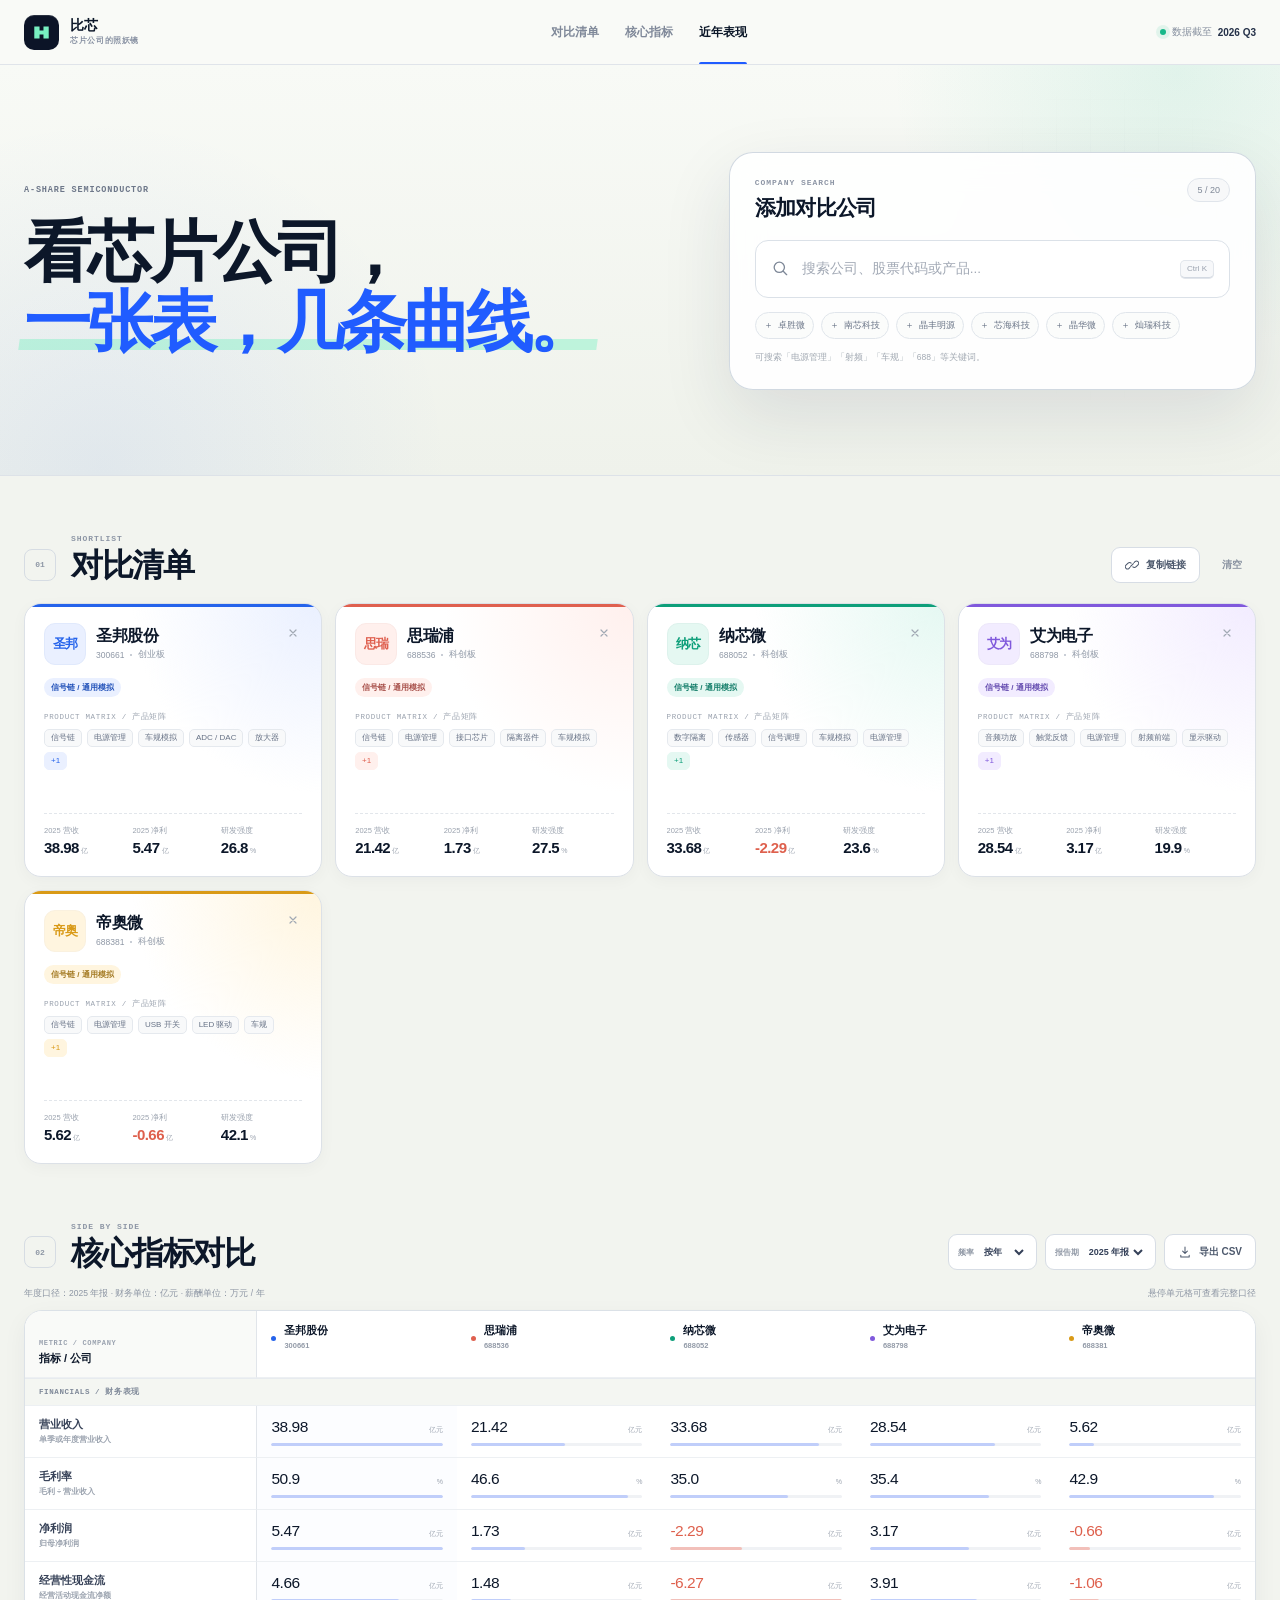
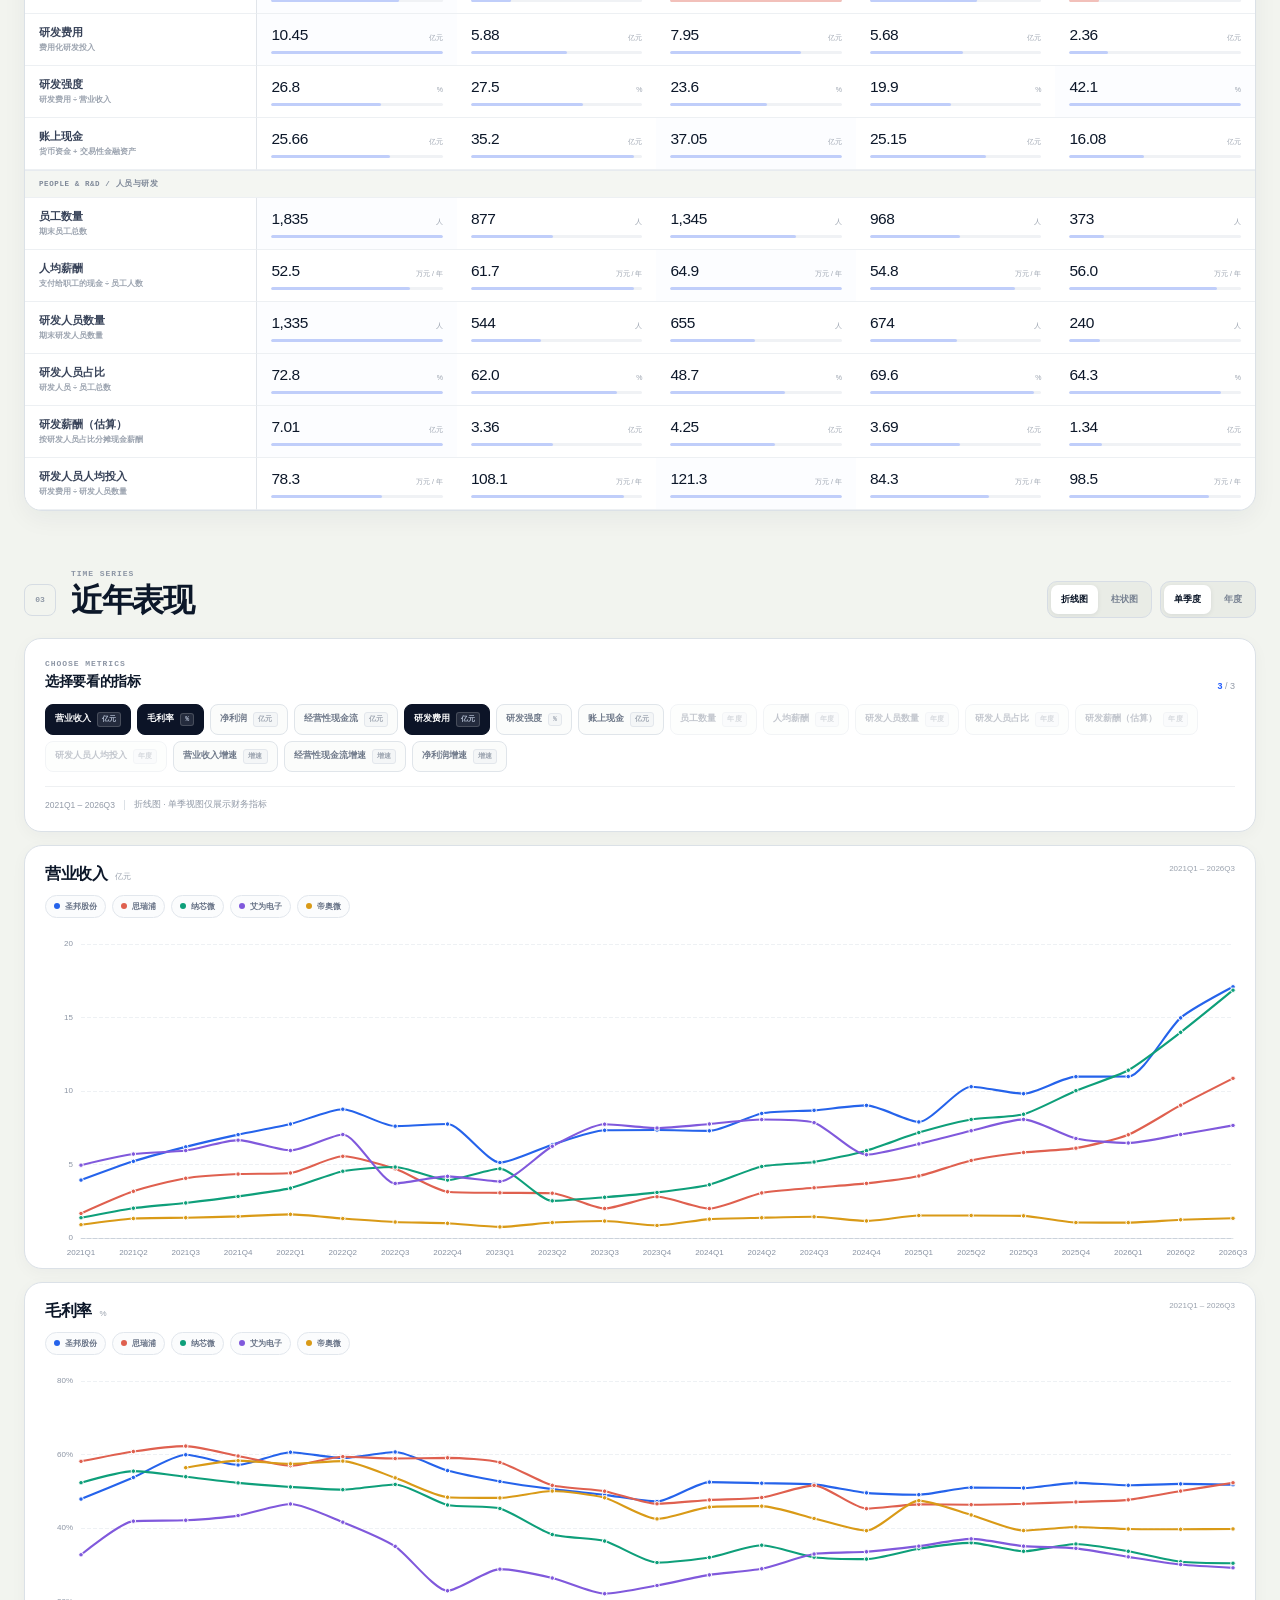
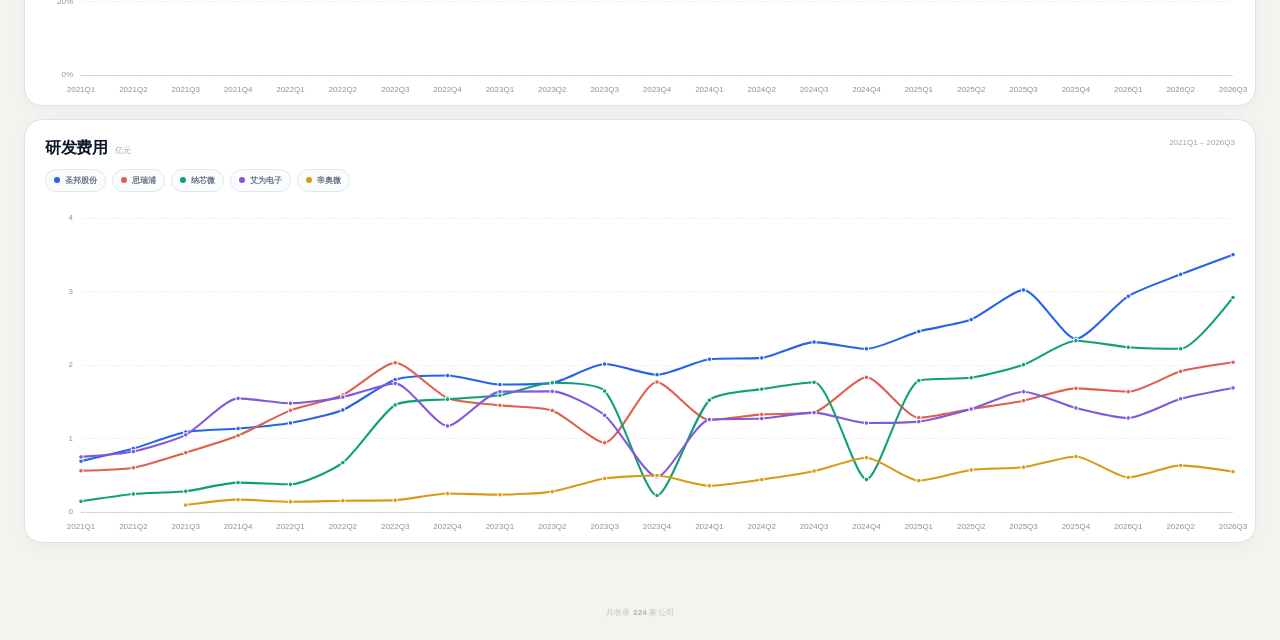
<file: index.html>
<!doctype html>
<html lang="zh-CN">
  <head>
    <meta charset="UTF-8" />
    <meta name="viewport" content="width=device-width, initial-scale=1.0" />
    <meta
      name="description"
      content="比芯：芯片公司的照妖镜。搜索并对比半导体公司的产品矩阵、核心指标和历史趋势。"
    />
    <meta name="theme-color" content="#0c1427" />
    <title>比芯 · 芯片公司的照妖镜</title>
    <link
      rel="icon"
      href="data:image/svg+xml,%3Csvg xmlns='http://www.w3.org/2000/svg' viewBox='0 0 64 64'%3E%3Crect width='64' height='64' rx='15' fill='%230c1427'/%3E%3Cpath d='M14 16h12v32H14zM38 16h12v32H38zM26 29h12v7H26z' fill='%2378f0c1'/%3E%3C/svg%3E"
    />
    <link rel="stylesheet" href="styles.css" />
  </head>
  <body>
    <header class="site-header">
      <div class="header-inner">
        <a class="brand" href="#top" aria-label="比芯首页">
          <span class="brand-symbol" aria-hidden="true">
            <svg viewBox="0 0 32 32">
              <path d="M5 7h8v18H5zM19 7h8v18h-8zM13 13h6v6h-6z" />
            </svg>
          </span>
          <span class="brand-text">
            <strong>比芯</strong>
            <small>芯片公司的照妖镜</small>
          </span>
        </a>

        <nav class="main-nav" aria-label="页面导航">
          <a href="#compare" class="is-active" data-nav="compare">对比清单</a>
          <a href="#metrics" data-nav="metrics">核心指标</a>
          <a href="#history" data-nav="history">近年表现</a>
        </nav>

        <div class="data-status">
          <span class="live-dot" aria-hidden="true"></span>
          <span>数据截至</span>
          <strong id="headerPeriod">2026 Q3</strong>
        </div>
      </div>
    </header>

    <main id="top">
      <section class="intro" aria-labelledby="intro-title">
        <div class="intro-bg" aria-hidden="true"></div>
        <div class="intro-inner">
          <div class="intro-copy">
            <p class="eyebrow">
              <span>A-SHARE SEMICONDUCTOR</span>
            </p>
            <h1 id="intro-title">
              看芯片公司，<br />
              <span>一张表，几条曲线。</span>
            </h1>
          </div>

          <div class="search-card">
            <div class="search-card-head">
              <div>
                <p class="mini-label">COMPANY SEARCH</p>
                <h2>添加对比公司</h2>
              </div>
              <span class="selection-count" id="selectionCount">0 / 8</span>
            </div>

            <div class="search-shell" id="searchShell">
              <div class="search-box">
                <svg class="search-icon" viewBox="0 0 24 24" aria-hidden="true">
                  <circle cx="10.5" cy="10.5" r="6.5"></circle>
                  <path d="m15.5 15.5 4.3 4.3"></path>
                </svg>
                <input
                  id="companySearch"
                  type="search"
                  placeholder="搜索公司、股票代码或产品..."
                  autocomplete="off"
                  spellcheck="false"
                  aria-label="搜索公司"
                  aria-controls="searchResults"
                  aria-expanded="false"
                />
                <kbd>Ctrl K</kbd>
              </div>
              <div
                class="search-results"
                id="searchResults"
                role="listbox"
                aria-label="公司搜索结果"
              ></div>
            </div>

            <div class="quick-picks" id="quickPicks" aria-label="快捷添加公司"></div>
            <p class="search-tip">
              可搜索「电源管理」「射频」「车规」「688」等关键词。
            </p>
          </div>
        </div>
      </section>

      <div class="page">
        <section class="section" id="compare" aria-labelledby="compare-title">
          <div class="section-head">
            <div class="section-index" aria-hidden="true">01</div>
            <div class="section-title">
              <p class="mini-label">SHORTLIST</p>
              <h2 id="compare-title">对比清单</h2>
            </div>
            <div class="section-actions">
              <button class="action-button" id="shareBtn" type="button">
                <svg viewBox="0 0 20 20" aria-hidden="true">
                  <path d="M8 12 12 8M7 13.5 5.8 14.7a3.1 3.1 0 0 1-4.4-4.4l3-3a3.1 3.1 0 0 1 4.4 0M13 6.5l1.2-1.2a3.1 3.1 0 0 1 4.4 4.4l-3 3a3.1 3.1 0 0 1-4.4 0" />
                </svg>
                复制链接
              </button>
              <button class="action-button action-button-quiet" id="clearBtn" type="button">
                清空
              </button>
            </div>
          </div>

          <div class="company-grid" id="companyCards"></div>
          <div class="empty-state" id="emptyState" hidden>
            <span class="empty-number" aria-hidden="true">0</span>
            <div>
              <h3>还没有加入公司</h3>
              <p>在上方搜索框里输入公司名称、代码或产品关键词。</p>
            </div>
            <button class="primary-button" id="emptyAddBtn" type="button">去搜索公司</button>
          </div>
        </section>

        <section class="section" id="metrics" aria-labelledby="metrics-title">
          <div class="section-head section-head-wrap">
            <div class="section-index" aria-hidden="true">02</div>
            <div class="section-title">
              <p class="mini-label">SIDE BY SIDE</p>
              <h2 id="metrics-title">核心指标对比</h2>
            </div>
            <div class="table-controls">
              <label class="select-field">
                <span>频率</span>
                <select id="tableFrequency" aria-label="选择年度或单季度">
                  <option value="annual">按年</option>
                  <option value="quarter">按季度</option>
                </select>
              </label>
              <label class="select-field">
                <span>报告期</span>
                <select id="tablePeriod" aria-label="选择报告期"></select>
              </label>
              <button class="action-button" id="exportBtn" type="button">
                <svg viewBox="0 0 20 20" aria-hidden="true">
                  <path d="M10 3v9m0 0 3.4-3.4M10 12 6.6 8.6M4 14.5V17h12v-2.5" />
                </svg>
                导出 CSV
              </button>
            </div>
          </div>

          <div class="table-note-row">
            <p id="tablePeriodNote">年度口径：2025 年报 · 财务单位：亿元 · 薪酬单位：万元 / 年</p>
            <span>悬停单元格可查看完整口径</span>
          </div>

          <div class="table-shell">
            <div class="table-scroll" id="tableScroll">
              <table id="metricsTable" aria-label="核心指标对比表"></table>
            </div>
          </div>
        </section>

        <section class="section" id="history" aria-labelledby="history-title">
          <div class="section-head section-head-wrap">
            <div class="section-index" aria-hidden="true">03</div>
            <div class="section-title">
              <p class="mini-label">TIME SERIES</p>
              <h2 id="history-title">近年表现</h2>
            </div>
            <div class="history-mode-controls">
              <div class="segmented-control" id="chartTypeToggle" role="group" aria-label="选择图表类型">
                <button type="button" data-chart-type="line" class="is-active">折线图</button>
                <button type="button" data-chart-type="bar">柱状图</button>
              </div>
              <div class="segmented-control" id="frequencyToggle" role="group" aria-label="选择时间频率">
                <button type="button" data-frequency="quarter" class="is-active">单季度</button>
                <button type="button" data-frequency="annual">年度</button>
              </div>
            </div>
          </div>

          <div class="history-toolbar">
            <div class="metric-picker-head">
              <div>
                <p class="mini-label">CHOOSE METRICS</p>
                <h3>选择要看的指标</h3>
              </div>
              <span class="metric-limit"><strong id="metricSelectedCount">3</strong> / 3</span>
            </div>
            <div class="metric-picker" id="metricPicker"></div>
            <div class="history-meta">
              <span id="historyRange">2021Q1 – 2026Q3</span>
              <span class="meta-separator" aria-hidden="true"></span>
              <span id="historyModeNote">每个指标独立成图，避免不同单位混用</span>
            </div>
          </div>

          <div class="chart-grid" id="chartGrid"></div>
          <div class="chart-empty" id="chartEmpty" hidden>
            <h3>暂无可展示图表</h3>
            <p>请先添加公司，并至少选择一个可用指标。</p>
          </div>
        </section>

      </div>
      <div class="dataset-total" aria-label="收录公司总数">
        共收录 <span id="companyTotal">114</span> 家公司
      </div>
    </main>

    <div class="toast" id="toast" role="status" aria-live="polite"></div>
    <script src="data.js"></script>
    <script src="global_data.js"></script>
    <script src="vendor/echarts.min.js"></script>
    <script src="app.js"></script>
  </body>
</html>
</file>
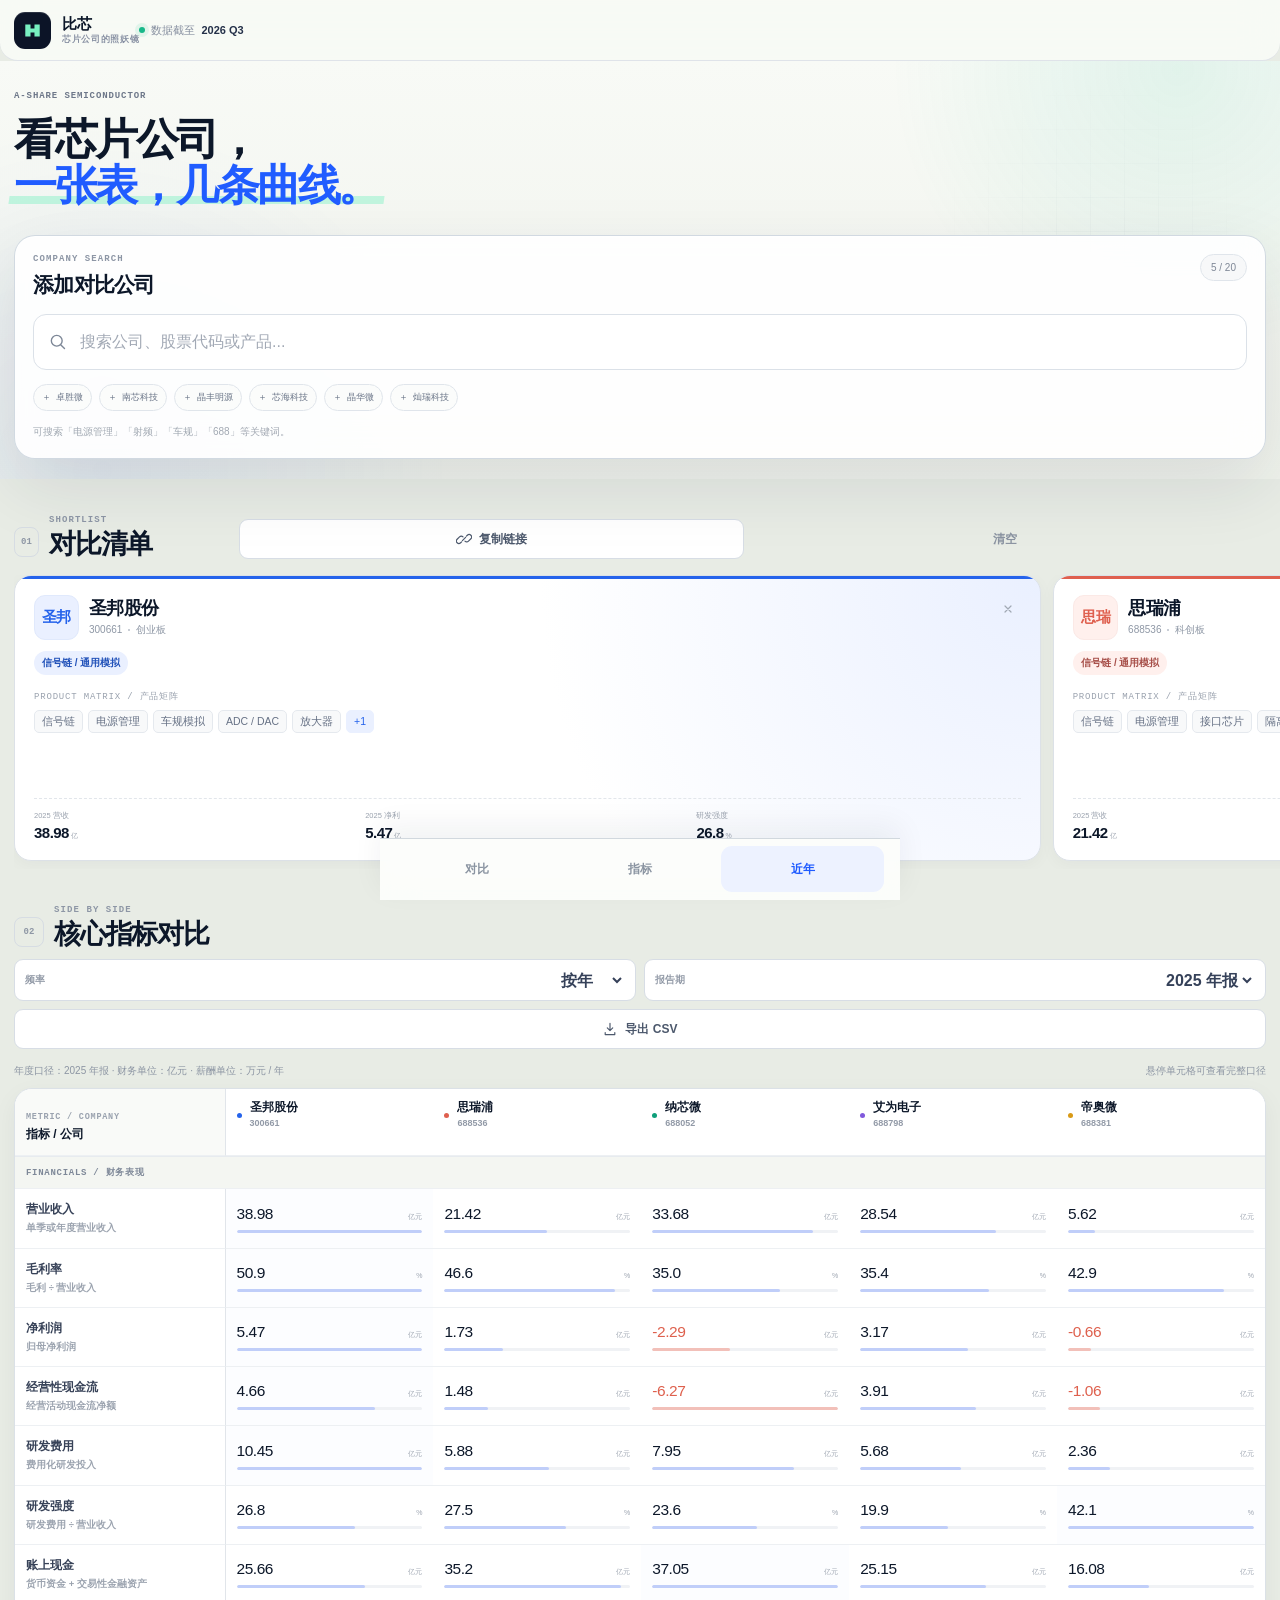
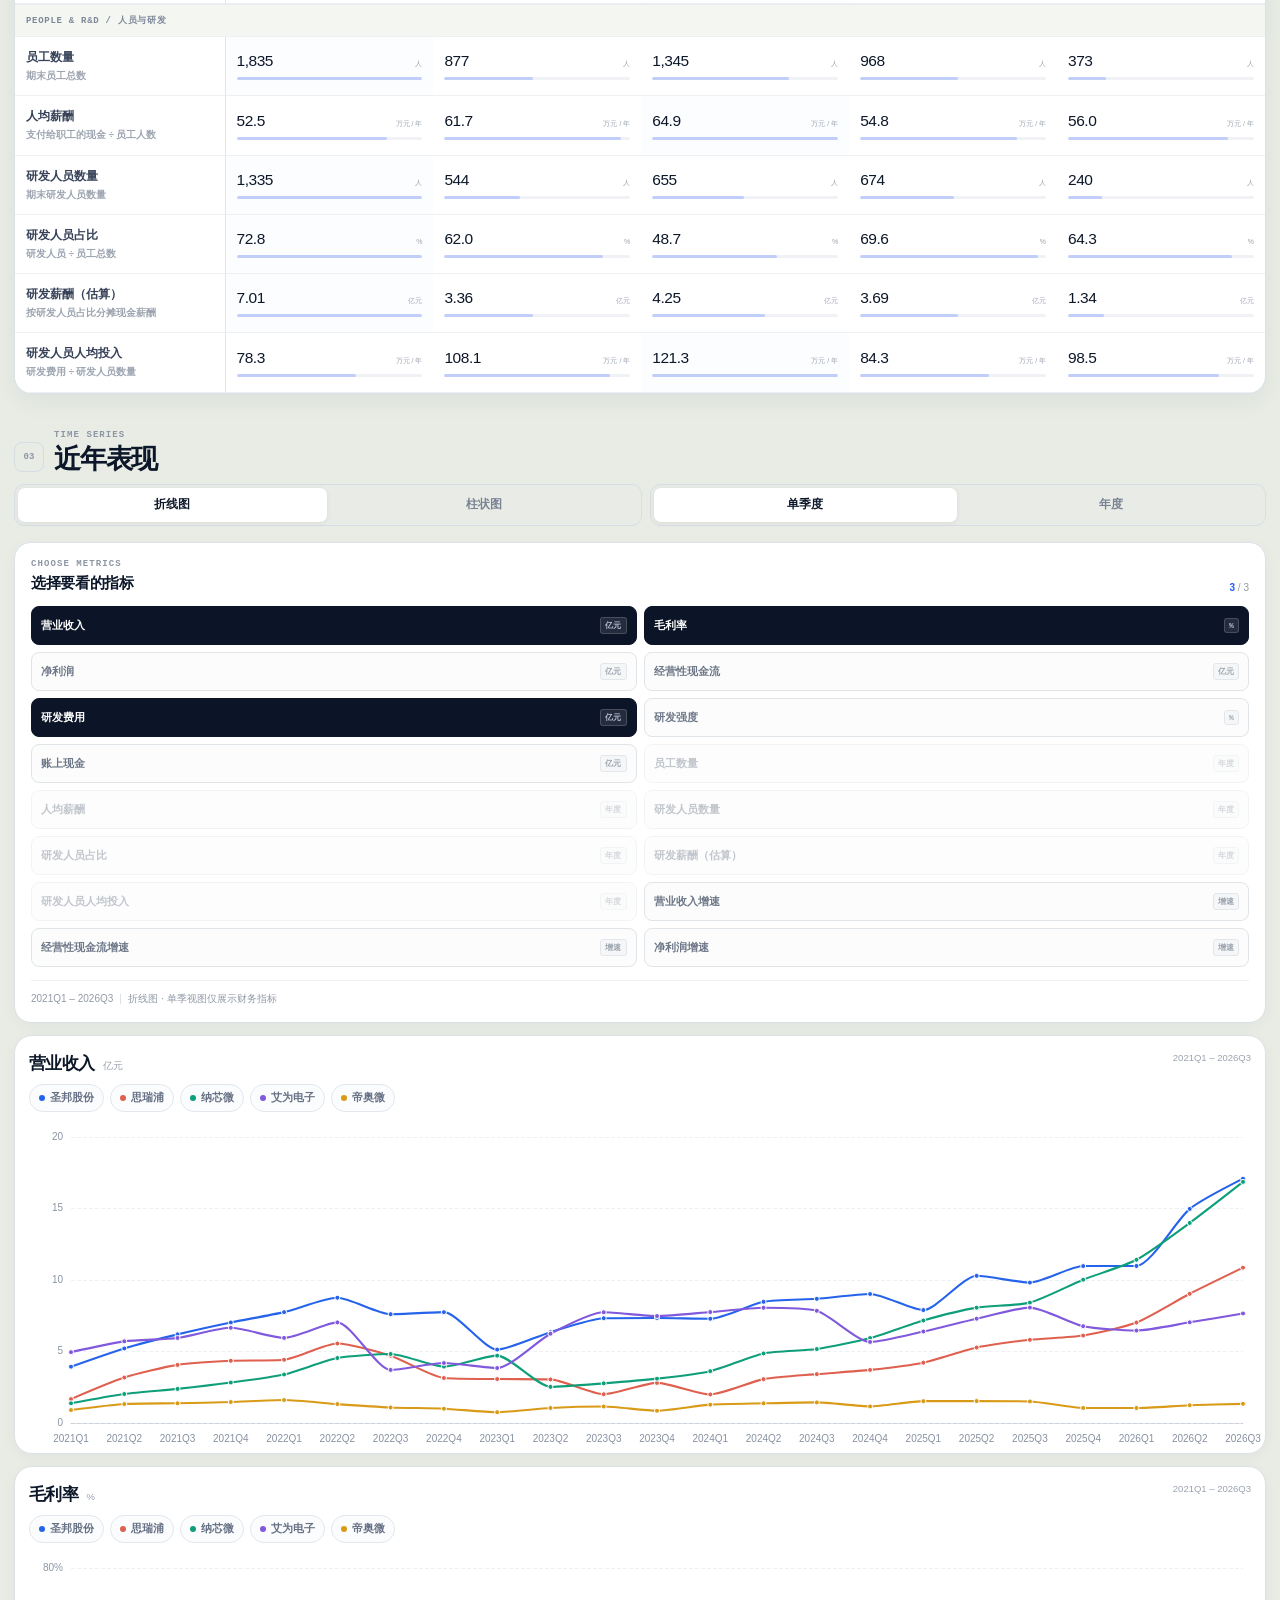
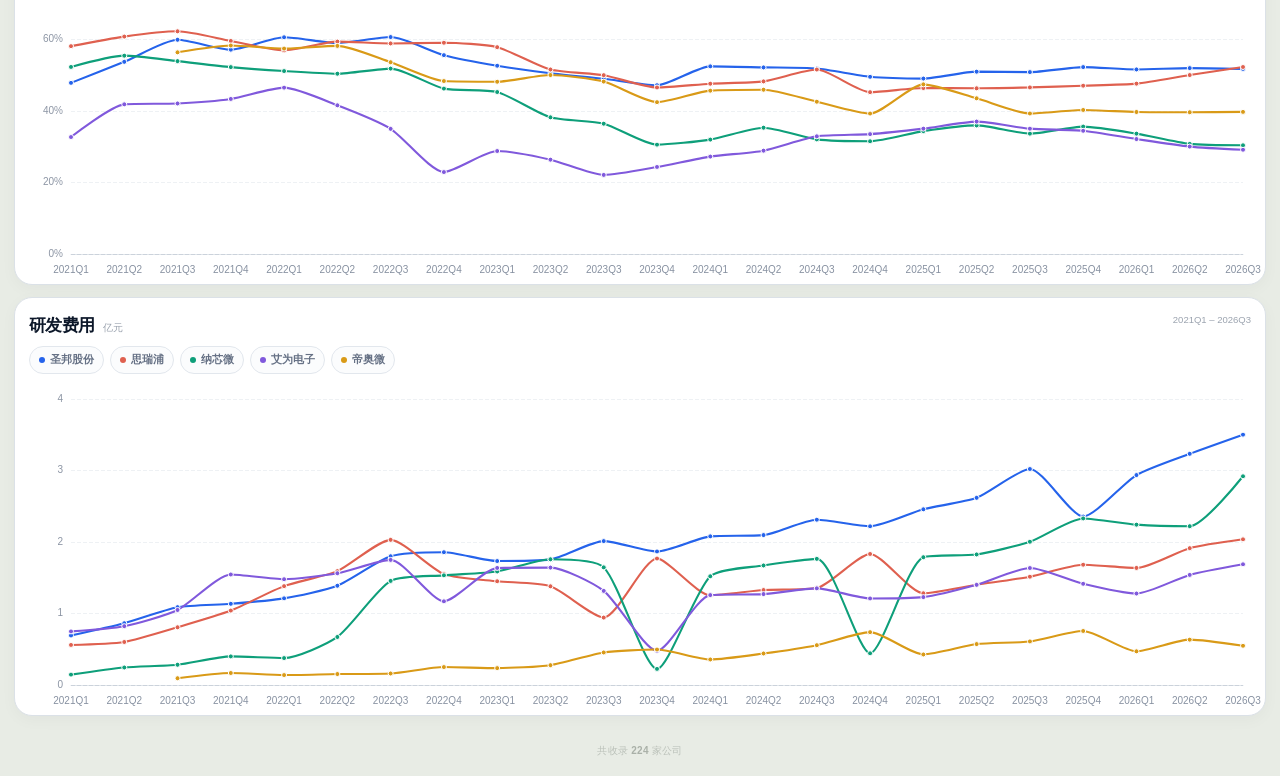
<file: 小红书小工具上传包/index.html>
<!doctype html>
<html lang="zh-CN" class="xhs-document">
  <head>
    <meta charset="UTF-8" />
    <meta name="viewport" content="width=device-width, initial-scale=1.0, viewport-fit=cover" />
    <meta
      name="description"
      content="比芯：芯片公司的照妖镜。搜索并对比半导体公司的产品矩阵、核心指标和历史趋势。"
    />
    <meta name="theme-color" content="#0c1427" />
    <title>比芯 · 小红书版</title>
    <link
      rel="icon"
      href="data:image/svg+xml,%3Csvg xmlns='http://www.w3.org/2000/svg' viewBox='0 0 64 64'%3E%3Crect width='64' height='64' rx='15' fill='%230c1427'/%3E%3Cpath d='M14 16h12v32H14zM38 16h12v32H38zM26 29h12v7H26z' fill='%2378f0c1'/%3E%3C/svg%3E"
    />
    <link rel="stylesheet" href="styles.css" />
    <link rel="stylesheet" href="xiaohongshu.css" />
  </head>
  <body class="xhs-mode">
    <header class="site-header">
      <div class="header-inner">
        <a class="brand" href="#top" aria-label="比芯首页">
          <span class="brand-symbol" aria-hidden="true">
            <svg viewBox="0 0 32 32">
              <path d="M5 7h8v18H5zM19 7h8v18h-8zM13 13h6v6h-6z" />
            </svg>
          </span>
          <span class="brand-text">
            <strong>比芯</strong>
            <small>芯片公司的照妖镜</small>
          </span>
        </a>

        <nav class="main-nav" aria-label="页面导航">
          <a href="#compare" class="is-active" data-nav="compare">对比清单</a>
          <a href="#metrics" data-nav="metrics">核心指标</a>
          <a href="#history" data-nav="history">近年表现</a>
        </nav>

        <div class="data-status">
          <span class="live-dot" aria-hidden="true"></span>
          <span>数据截至</span>
          <strong id="headerPeriod">2026 Q3</strong>
        </div>
      </div>
    </header>

    <main id="top">
      <section class="intro" aria-labelledby="intro-title">
        <div class="intro-bg" aria-hidden="true"></div>
        <div class="intro-inner">
          <div class="intro-copy">
            <p class="eyebrow">
              <span>A-SHARE SEMICONDUCTOR</span>
            </p>
            <h1 id="intro-title">
              看芯片公司，<br />
              <span>一张表，几条曲线。</span>
            </h1>
          </div>

          <div class="search-card">
            <div class="search-card-head">
              <div>
                <p class="mini-label">COMPANY SEARCH</p>
                <h2>添加对比公司</h2>
              </div>
              <span class="selection-count" id="selectionCount">0 / 8</span>
            </div>

            <div class="search-shell" id="searchShell">
              <div class="search-box">
                <svg class="search-icon" viewBox="0 0 24 24" aria-hidden="true">
                  <circle cx="10.5" cy="10.5" r="6.5"></circle>
                  <path d="m15.5 15.5 4.3 4.3"></path>
                </svg>
                <input
                  id="companySearch"
                  type="search"
                  placeholder="搜索公司、股票代码或产品..."
                  autocomplete="off"
                  spellcheck="false"
                  aria-label="搜索公司"
                  aria-controls="searchResults"
                  aria-expanded="false"
                />
                <kbd>Ctrl K</kbd>
              </div>
              <div
                class="search-results"
                id="searchResults"
                role="listbox"
                aria-label="公司搜索结果"
              ></div>
            </div>

            <div class="quick-picks" id="quickPicks" aria-label="快捷添加公司"></div>
            <p class="search-tip">
              可搜索「电源管理」「射频」「车规」「688」等关键词。
            </p>
          </div>
        </div>
      </section>

      <div class="page">
        <section class="section" id="compare" aria-labelledby="compare-title">
          <div class="section-head">
            <div class="section-index" aria-hidden="true">01</div>
            <div class="section-title">
              <p class="mini-label">SHORTLIST</p>
              <h2 id="compare-title">对比清单</h2>
            </div>
            <div class="section-actions">
              <button class="action-button" id="shareBtn" type="button">
                <svg viewBox="0 0 20 20" aria-hidden="true">
                  <path d="M8 12 12 8M7 13.5 5.8 14.7a3.1 3.1 0 0 1-4.4-4.4l3-3a3.1 3.1 0 0 1 4.4 0M13 6.5l1.2-1.2a3.1 3.1 0 0 1 4.4 4.4l-3 3a3.1 3.1 0 0 1-4.4 0" />
                </svg>
                复制链接
              </button>
              <button class="action-button action-button-quiet" id="clearBtn" type="button">
                清空
              </button>
            </div>
          </div>

          <div class="company-grid" id="companyCards"></div>
          <div class="empty-state" id="emptyState" hidden>
            <span class="empty-number" aria-hidden="true">0</span>
            <div>
              <h3>还没有加入公司</h3>
              <p>在上方搜索框里输入公司名称、代码或产品关键词。</p>
            </div>
            <button class="primary-button" id="emptyAddBtn" type="button">去搜索公司</button>
          </div>
        </section>

        <section class="section" id="metrics" aria-labelledby="metrics-title">
          <div class="section-head section-head-wrap">
            <div class="section-index" aria-hidden="true">02</div>
            <div class="section-title">
              <p class="mini-label">SIDE BY SIDE</p>
              <h2 id="metrics-title">核心指标对比</h2>
            </div>
            <div class="table-controls">
              <label class="select-field">
                <span>频率</span>
                <select id="tableFrequency" aria-label="选择年度或单季度">
                  <option value="annual">按年</option>
                  <option value="quarter">按季度</option>
                </select>
              </label>
              <label class="select-field">
                <span>报告期</span>
                <select id="tablePeriod" aria-label="选择报告期"></select>
              </label>
              <button class="action-button" id="exportBtn" type="button">
                <svg viewBox="0 0 20 20" aria-hidden="true">
                  <path d="M10 3v9m0 0 3.4-3.4M10 12 6.6 8.6M4 14.5V17h12v-2.5" />
                </svg>
                导出 CSV
              </button>
            </div>
          </div>

          <div class="table-note-row">
            <p id="tablePeriodNote">年度口径：2025 年报 · 财务单位：亿元 · 薪酬单位：万元 / 年</p>
            <span>悬停单元格可查看完整口径</span>
          </div>

          <div class="table-shell">
            <div class="table-scroll" id="tableScroll">
              <table id="metricsTable" aria-label="核心指标对比表"></table>
            </div>
          </div>
        </section>

        <section class="section" id="history" aria-labelledby="history-title">
          <div class="section-head section-head-wrap">
            <div class="section-index" aria-hidden="true">03</div>
            <div class="section-title">
              <p class="mini-label">TIME SERIES</p>
              <h2 id="history-title">近年表现</h2>
            </div>
            <div class="history-mode-controls">
              <div class="segmented-control" id="chartTypeToggle" role="group" aria-label="选择图表类型">
                <button type="button" data-chart-type="line" class="is-active">折线图</button>
                <button type="button" data-chart-type="bar">柱状图</button>
              </div>
              <div class="segmented-control" id="frequencyToggle" role="group" aria-label="选择时间频率">
                <button type="button" data-frequency="quarter" class="is-active">单季度</button>
                <button type="button" data-frequency="annual">年度</button>
              </div>
            </div>
          </div>

          <div class="history-toolbar">
            <div class="metric-picker-head">
              <div>
                <p class="mini-label">CHOOSE METRICS</p>
                <h3>选择要看的指标</h3>
              </div>
              <span class="metric-limit"><strong id="metricSelectedCount">3</strong> / 3</span>
            </div>
            <div class="metric-picker" id="metricPicker"></div>
            <div class="history-meta">
              <span id="historyRange">2021Q1 – 2026Q3</span>
              <span class="meta-separator" aria-hidden="true"></span>
              <span id="historyModeNote">每个指标独立成图，避免不同单位混用</span>
            </div>
          </div>

          <div class="chart-grid" id="chartGrid"></div>
          <div class="chart-empty" id="chartEmpty" hidden>
            <h3>暂无可展示图表</h3>
            <p>请先添加公司，并至少选择一个可用指标。</p>
          </div>
        </section>

      </div>
      <div class="dataset-total" aria-label="收录公司总数">
        共收录 <span id="companyTotal">114</span> 家公司
      </div>
    </main>


    <nav class="xhs-bottom-nav" aria-label="快速导航">
      <a href="#compare" data-nav="compare" class="is-active">对比</a>
      <a href="#metrics" data-nav="metrics">指标</a>
      <a href="#history" data-nav="history">近年</a>
    </nav>

    <div class="toast" id="toast" role="status" aria-live="polite"></div>
    <script src="data.js"></script>
    <script src="global_data.js"></script>
    <script src="vendor/echarts.min.js"></script>
    <script src="app.js"></script>
  </body>
</html>
</file>
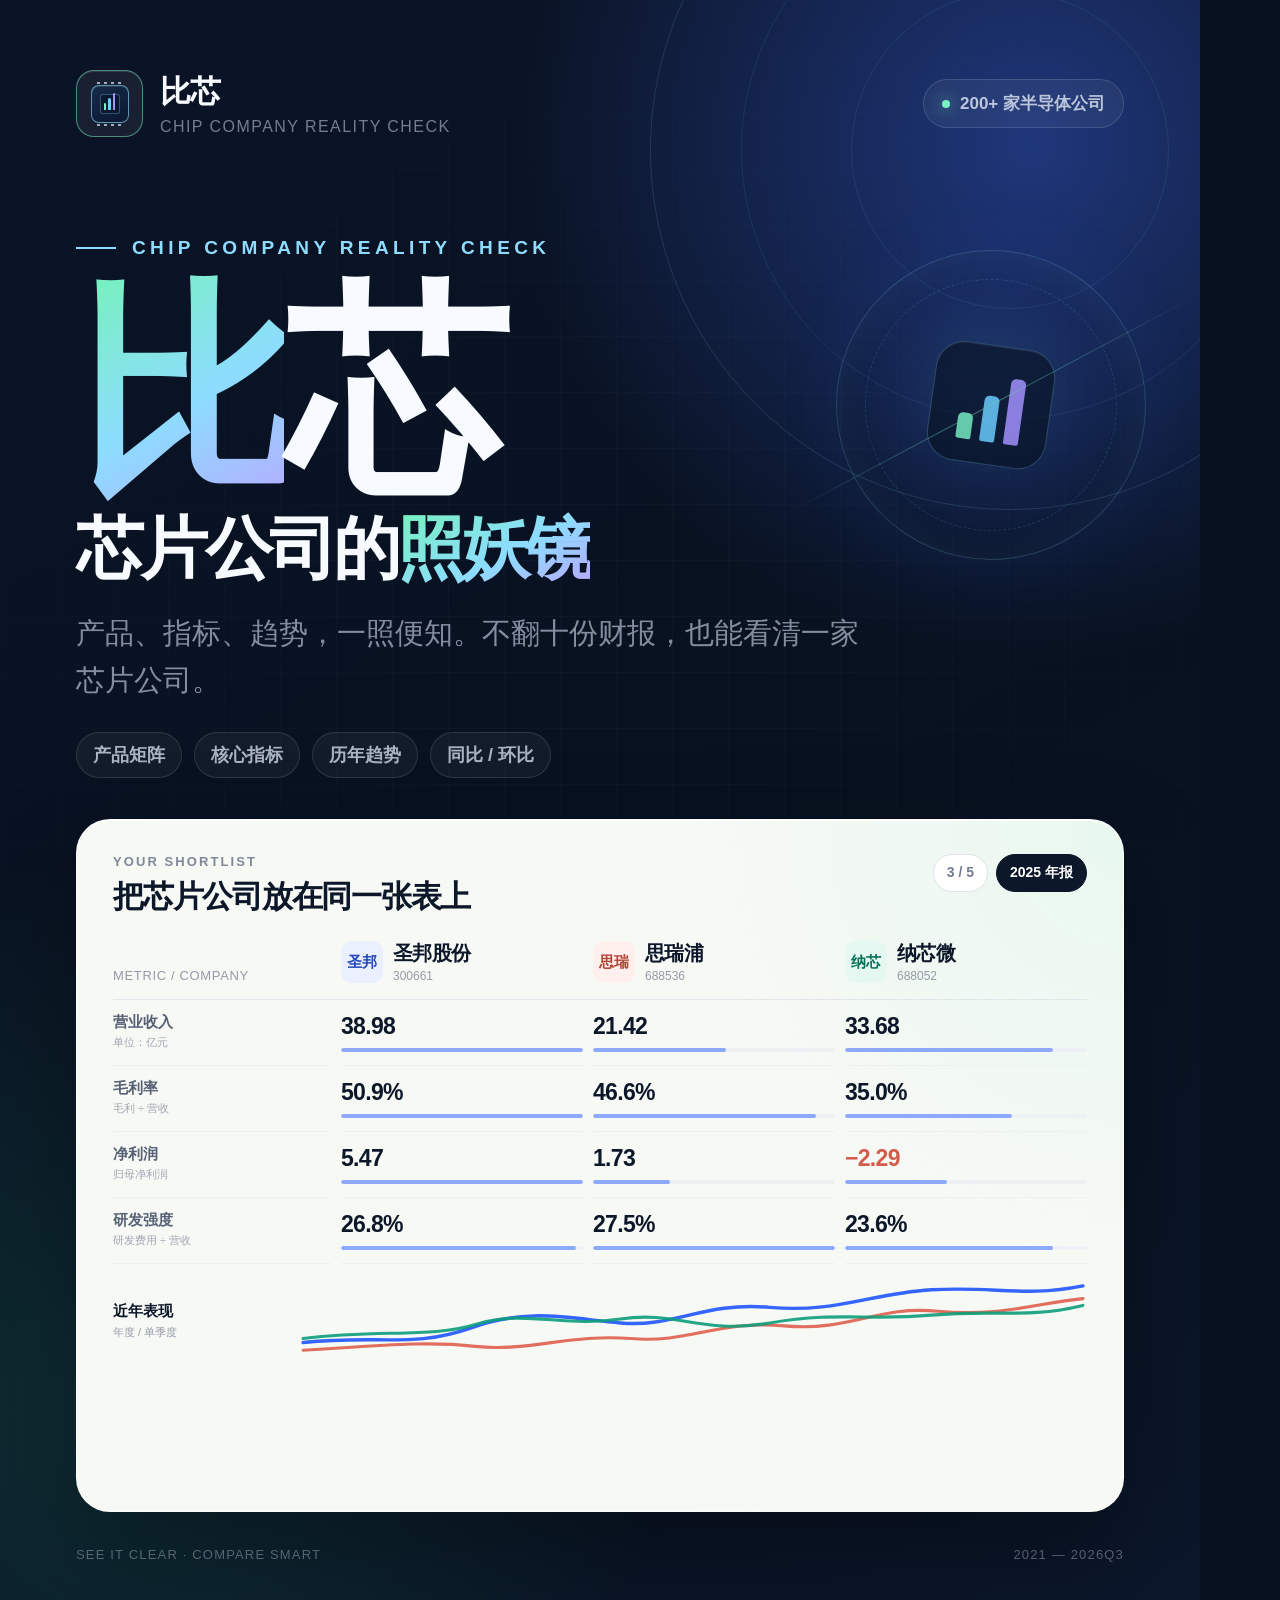
<file: 小红书品牌素材/源文件/cover.html>
<!doctype html>
<html lang="zh-CN">
  <head>
    <meta charset="UTF-8" />
    <style>
      * {
        box-sizing: border-box;
      }

      html,
      body {
        width: 1200px;
        height: 1600px;
        margin: 0;
        overflow: hidden;
        background: #081120;
        font-family: "Microsoft YaHei", "PingFang SC", "Noto Sans CJK SC", sans-serif;
      }

      .poster {
        position: relative;
        width: 1200px;
        height: 1600px;
        padding: 70px 76px 54px;
        overflow: hidden;
        color: #f7fbff;
        background:
          radial-gradient(circle at 86% 9%, rgba(63, 109, 255, 0.4), transparent 29%),
          radial-gradient(circle at 10% 88%, rgba(49, 206, 163, 0.15), transparent 31%),
          linear-gradient(150deg, #0b1427 0%, #08111f 58%, #0b172b 100%);
      }

      .grid {
        position: absolute;
        inset: 0;
        opacity: 0.42;
        background-image:
          linear-gradient(rgba(141, 220, 255, 0.075) 1px, transparent 1px),
          linear-gradient(90deg, rgba(141, 220, 255, 0.075) 1px, transparent 1px);
        background-size: 56px 56px;
        mask-image: radial-gradient(ellipse 92% 76% at 52% 38%, #000 0%, transparent 78%);
        -webkit-mask-image: radial-gradient(ellipse 92% 76% at 52% 38%, #000 0%, transparent 78%);
      }

      .halo {
        position: absolute;
        top: -210px;
        right: -170px;
        width: 720px;
        height: 720px;
        border: 1px solid rgba(141, 220, 255, 0.15);
        border-radius: 50%;
      }

      .halo::before,
      .halo::after {
        position: absolute;
        border: 1px solid rgba(141, 220, 255, 0.09);
        border-radius: 50%;
        content: "";
      }

      .halo::before {
        inset: 90px;
      }

      .halo::after {
        inset: 200px;
      }

      .topbar {
        position: relative;
        z-index: 2;
        display: flex;
        align-items: center;
      }

      .brand {
        display: flex;
        align-items: center;
        gap: 17px;
      }

      .brand-mark {
        position: relative;
        display: flex;
        width: 67px;
        height: 67px;
        align-items: center;
        justify-content: center;
        border: 1.5px solid rgba(120, 240, 193, 0.52);
        border-radius: 18px;
        background: rgba(255, 255, 255, 0.055);
        box-shadow: inset 0 1px 0 rgba(255, 255, 255, 0.11);
      }

      .mini-package {
        position: relative;
        width: 38px;
        height: 38px;
        border: 1.4px solid rgba(141, 220, 255, 0.62);
        border-radius: 8px;
        background: linear-gradient(150deg, #172a49, #0a1830);
        box-shadow: inset 0 1px 0 rgba(255, 255, 255, 0.1);
      }

      .mini-package::before,
      .mini-package::after {
        position: absolute;
        right: 5px;
        left: 5px;
        height: 2px;
        background: repeating-linear-gradient(
          90deg,
          #9eafc2 0 3px,
          transparent 3px 7px
        );
        content: "";
      }

      .mini-package::before {
        top: -4px;
      }

      .mini-package::after {
        bottom: -4px;
      }

      .mini-die {
        position: absolute;
        inset: 8px;
        display: flex;
        align-items: flex-end;
        justify-content: center;
        gap: 2.5px;
        padding: 3px;
        border: 1px solid rgba(141, 220, 255, 0.3);
        border-radius: 3px;
        background: #0b1930;
      }

      .mini-die i {
        display: block;
        width: 4px;
        border-radius: 1.5px 1.5px 0.5px 0.5px;
      }

      .mini-die i:nth-child(1) {
        height: 7px;
        background: #78f0c1;
      }

      .mini-die i:nth-child(2) {
        height: 12px;
        background: #6bcfff;
      }

      .mini-die i:nth-child(3) {
        height: 17px;
        background: #a593ff;
      }

      .brand-copy strong {
        display: block;
        font-size: 31px;
        font-weight: 800;
        letter-spacing: -0.035em;
      }

      .brand-copy span {
        display: block;
        margin-top: 5px;
        color: rgba(220, 231, 250, 0.5);
        font-size: 16px;
        letter-spacing: 0.09em;
      }

      .top-badge {
        display: flex;
        align-items: center;
        gap: 10px;
        margin-left: auto;
        padding: 12px 18px;
        border: 1px solid rgba(255, 255, 255, 0.13);
        border-radius: 999px;
        background: rgba(255, 255, 255, 0.05);
        color: rgba(234, 241, 252, 0.76);
        font-size: 17px;
        font-weight: 600;
      }

      .top-badge i {
        width: 8px;
        height: 8px;
        border-radius: 50%;
        background: #78f0c1;
        box-shadow: 0 0 16px rgba(120, 240, 193, 0.8);
      }

      .hero {
        position: relative;
        z-index: 2;
        margin-top: 100px;
      }

      .eyebrow {
        display: flex;
        align-items: center;
        gap: 16px;
        margin: 0;
        color: #8ddcff;
        font-family: "Bahnschrift", "Segoe UI", sans-serif;
        font-size: 19px;
        font-weight: 650;
        letter-spacing: 0.23em;
      }

      .eyebrow::before {
        width: 40px;
        height: 2px;
        background: #8ddcff;
        content: "";
      }

      h1 {
        margin: 30px 0 16px;
        font-size: 225px;
        font-weight: 900;
        letter-spacing: -0.075em;
        line-height: 0.92;
      }

      h1 span {
        background: linear-gradient(150deg, #78f0c1 8%, #8ddcff 55%, #b9a8ff 100%);
        -webkit-background-clip: text;
        background-clip: text;
        color: transparent;
      }

      .subhead {
        margin: 0;
        color: #f7fbff;
        font-size: 68px;
        font-weight: 760;
        letter-spacing: -0.055em;
        line-height: 1.08;
      }

      .subhead span {
        background: linear-gradient(150deg, #78f0c1 4%, #8ddcff 58%, #b9a8ff 100%);
        -webkit-background-clip: text;
        background-clip: text;
        color: transparent;
      }

      .description {
        width: 790px;
        margin: 25px 0 0;
        color: rgba(220, 231, 250, 0.58);
        font-size: 29px;
        line-height: 1.62;
      }

      .feature-row {
        display: flex;
        flex-wrap: wrap;
        gap: 12px;
        margin-top: 28px;
      }

      .feature-chip {
        padding: 10px 16px;
        border: 1px solid rgba(255, 255, 255, 0.12);
        border-radius: 999px;
        background: rgba(255, 255, 255, 0.045);
        color: rgba(231, 239, 251, 0.72);
        font-size: 18px;
        font-weight: 600;
      }

      .mirror {
        position: absolute;
        top: 250px;
        right: 54px;
        z-index: 1;
        width: 310px;
        height: 310px;
        border: 1px solid rgba(141, 220, 255, 0.24);
        border-radius: 50%;
        background:
          radial-gradient(circle at 50% 45%, rgba(120, 240, 193, 0.07), transparent 43%),
          radial-gradient(circle at 50% 50%, rgba(63, 109, 255, 0.15), transparent 64%);
        box-shadow:
          inset 0 0 40px rgba(141, 220, 255, 0.06),
          0 0 80px rgba(63, 109, 255, 0.1);
        opacity: 0.82;
      }

      .mirror::before {
        position: absolute;
        inset: 28px;
        border: 1px dashed rgba(141, 220, 255, 0.18);
        border-radius: 50%;
        content: "";
      }

      .mirror::after {
        position: absolute;
        top: 50%;
        left: 50%;
        width: 150%;
        height: 1px;
        background: linear-gradient(90deg, transparent, rgba(120, 240, 193, 0.55), transparent);
        content: "";
        transform: translate(-50%, -50%) rotate(-28deg);
      }

      .mirror-core {
        position: absolute;
        top: 50%;
        left: 50%;
        display: flex;
        width: 120px;
        height: 120px;
        align-items: flex-end;
        justify-content: center;
        gap: 9px;
        padding: 22px;
        border: 1px solid rgba(141, 220, 255, 0.3);
        border-radius: 28px;
        background: rgba(8, 17, 32, 0.72);
        box-shadow: inset 0 1px 0 rgba(255, 255, 255, 0.08);
        transform: translate(-50%, -50%) rotate(8deg);
      }

      .mirror-core span {
        width: 15px;
        border-radius: 5px 5px 2px 2px;
      }

      .mirror-core span:nth-child(1) {
        height: 26px;
        background: #78f0c1;
      }

      .mirror-core span:nth-child(2) {
        height: 46px;
        background: #6bcfff;
      }

      .mirror-core span:nth-child(3) {
        height: 66px;
        background: #a593ff;
      }

      .demo-card {
        position: absolute;
        right: 76px;
        bottom: 88px;
        left: 76px;
        z-index: 2;
        height: 693px;
        padding: 34px 36px 30px;
        border: 1px solid rgba(255, 255, 255, 0.62);
        border-radius: 34px;
        background:
          radial-gradient(circle at 101% 0%, rgba(120, 240, 193, 0.12), transparent 35%),
          #f7f9f5;
        box-shadow:
          0 42px 100px rgba(0, 0, 0, 0.34),
          inset 0 1px 0 #fff;
        color: #0c1729;
      }

      .demo-head {
        display: flex;
        align-items: flex-start;
        justify-content: space-between;
      }

      .demo-kicker {
        margin: 0 0 7px;
        color: #7e8898;
        font-family: "Bahnschrift", "Segoe UI", sans-serif;
        font-size: 13px;
        font-weight: 700;
        letter-spacing: 0.16em;
      }

      .demo-head h2 {
        margin: 0;
        font-size: 31px;
        font-weight: 800;
        letter-spacing: -0.04em;
      }

      .demo-badges {
        display: flex;
        gap: 8px;
      }

      .demo-badge {
        padding: 9px 13px;
        border: 1px solid #dfe4eb;
        border-radius: 999px;
        background: #fff;
        color: #737d8f;
        font-size: 14px;
        font-weight: 650;
      }

      .demo-badge.strong {
        border-color: #0c1729;
        background: #0c1729;
        color: #fff;
      }

      .company-head {
        display: grid;
        grid-template-columns: 218px repeat(3, 1fr);
        gap: 10px;
        align-items: end;
        margin-top: 23px;
        padding-bottom: 16px;
        border-bottom: 1px solid #e2e6eb;
      }

      .company-empty {
        color: #939baa;
        font-family: "Bahnschrift", "Segoe UI", sans-serif;
        font-size: 13px;
        letter-spacing: 0.05em;
      }

      .company-cell {
        display: flex;
        align-items: center;
        gap: 10px;
      }

      .company-mark {
        display: flex;
        width: 42px;
        height: 42px;
        align-items: center;
        justify-content: center;
        border-radius: 11px;
        background: #eaf0ff;
        color: #2349b8;
        font-size: 15px;
        font-weight: 800;
      }

      .company-cell:nth-child(3) .company-mark {
        background: #fff0ed;
        color: #b24436;
      }

      .company-cell:nth-child(4) .company-mark {
        background: #e5f8f2;
        color: #08735a;
      }

      .company-cell strong {
        display: block;
        font-size: 20px;
        font-weight: 800;
        letter-spacing: -0.03em;
        line-height: 1.1;
      }

      .company-cell small {
        display: block;
        margin-top: 5px;
        color: #929aa8;
        font-family: "Bahnschrift", "Segoe UI", sans-serif;
        font-size: 12px;
      }

      .metric-grid {
        display: grid;
        grid-template-columns: 218px repeat(3, 1fr);
        gap: 0 10px;
      }

      .metric-label,
      .metric-value {
        padding: 13px 0;
        border-bottom: 1px solid #eef1f4;
      }

      .metric-label {
        color: #566176;
        font-size: 15px;
        font-weight: 650;
      }

      .metric-label small {
        display: block;
        margin-top: 3px;
        color: #a0a7b4;
        font-size: 11px;
        font-weight: 500;
      }

      .metric-value strong {
        display: block;
        font-family: "Bahnschrift", "Segoe UI", sans-serif;
        font-size: 23px;
        font-weight: 600;
        letter-spacing: -0.03em;
      }

      .metric-value strong.negative {
        color: #d45c4c;
      }

      .mini-bar {
        height: 4px;
        margin-top: 8px;
        border-radius: 99px;
        background: #edf0f4;
        overflow: hidden;
      }

      .mini-bar span {
        display: block;
        height: 100%;
        border-radius: inherit;
        background: #8ea9fb;
      }

      .chart-strip {
        display: flex;
        align-items: center;
        gap: 18px;
        margin-top: 18px;
      }

      .chart-copy {
        width: 168px;
        flex: 0 0 auto;
      }

      .chart-copy strong {
        display: block;
        font-size: 15px;
        font-weight: 750;
      }

      .chart-copy span {
        display: block;
        margin-top: 4px;
        color: #959dab;
        font-size: 11px;
      }

      .sparkline {
        width: 100%;
        height: 78px;
      }

      .footer-line {
        position: absolute;
        right: 76px;
        bottom: 38px;
        left: 76px;
        z-index: 2;
        display: flex;
        align-items: center;
        justify-content: space-between;
        color: rgba(219, 231, 250, 0.36);
        font-family: "Bahnschrift", "Segoe UI", sans-serif;
        font-size: 13px;
        letter-spacing: 0.09em;
      }
    </style>
  </head>
  <body>
    <div class="poster">
      <div class="grid"></div>
      <div class="halo"></div>
      <div class="mirror" aria-hidden="true">
        <div class="mirror-core"><span></span><span></span><span></span></div>
      </div>

      <div class="topbar">
        <div class="brand">
          <div class="brand-mark">
            <span class="mini-package">
              <span class="mini-die"><i></i><i></i><i></i></span>
            </span>
          </div>
          <div class="brand-copy">
            <strong>比芯</strong>
            <span>CHIP COMPANY REALITY CHECK</span>
          </div>
        </div>
        <div class="top-badge"><i></i>200+ 家半导体公司</div>
      </div>

      <div class="hero">
        <p class="eyebrow">CHIP COMPANY REALITY CHECK</p>
        <h1><span>比</span>芯</h1>
        <p class="subhead">芯片公司的<span>照妖镜</span></p>
        <p class="description">
          产品、指标、趋势，一照便知。不翻十份财报，也能看清一家芯片公司。
        </p>
        <div class="feature-row">
          <span class="feature-chip">产品矩阵</span>
          <span class="feature-chip">核心指标</span>
          <span class="feature-chip">历年趋势</span>
          <span class="feature-chip">同比 / 环比</span>
        </div>
      </div>

      <div class="demo-card">
        <div class="demo-head">
          <div>
            <p class="demo-kicker">YOUR SHORTLIST</p>
            <h2>把芯片公司放在同一张表上</h2>
          </div>
          <div class="demo-badges">
            <span class="demo-badge">3 / 5</span>
            <span class="demo-badge strong">2025 年报</span>
          </div>
        </div>

        <div class="company-head">
          <span class="company-empty">METRIC / COMPANY</span>
          <div class="company-cell">
            <span class="company-mark">圣邦</span>
            <div><strong>圣邦股份</strong><small>300661</small></div>
          </div>
          <div class="company-cell">
            <span class="company-mark">思瑞</span>
            <div><strong>思瑞浦</strong><small>688536</small></div>
          </div>
          <div class="company-cell">
            <span class="company-mark">纳芯</span>
            <div><strong>纳芯微</strong><small>688052</small></div>
          </div>
        </div>

        <div class="metric-grid">
          <div class="metric-label">营业收入<small>单位：亿元</small></div>
          <div class="metric-value">
            <strong>38.98</strong><div class="mini-bar"><span style="width:100%"></span></div>
          </div>
          <div class="metric-value">
            <strong>21.42</strong><div class="mini-bar"><span style="width:55%"></span></div>
          </div>
          <div class="metric-value">
            <strong>33.68</strong><div class="mini-bar"><span style="width:86%"></span></div>
          </div>

          <div class="metric-label">毛利率<small>毛利 ÷ 营收</small></div>
          <div class="metric-value">
            <strong>50.9%</strong><div class="mini-bar"><span style="width:100%"></span></div>
          </div>
          <div class="metric-value">
            <strong>46.6%</strong><div class="mini-bar"><span style="width:92%"></span></div>
          </div>
          <div class="metric-value">
            <strong>35.0%</strong><div class="mini-bar"><span style="width:69%"></span></div>
          </div>

          <div class="metric-label">净利润<small>归母净利润</small></div>
          <div class="metric-value">
            <strong>5.47</strong><div class="mini-bar"><span style="width:100%"></span></div>
          </div>
          <div class="metric-value">
            <strong>1.73</strong><div class="mini-bar"><span style="width:32%"></span></div>
          </div>
          <div class="metric-value">
            <strong class="negative">−2.29</strong><div class="mini-bar"><span style="width:42%"></span></div>
          </div>

          <div class="metric-label">研发强度<small>研发费用 ÷ 营收</small></div>
          <div class="metric-value">
            <strong>26.8%</strong><div class="mini-bar"><span style="width:97%"></span></div>
          </div>
          <div class="metric-value">
            <strong>27.5%</strong><div class="mini-bar"><span style="width:100%"></span></div>
          </div>
          <div class="metric-value">
            <strong>23.6%</strong><div class="mini-bar"><span style="width:86%"></span></div>
          </div>
        </div>

        <div class="chart-strip">
          <div class="chart-copy">
            <strong>近年表现</strong>
            <span>年度 / 单季度</span>
          </div>
          <svg class="sparkline" viewBox="0 0 760 80" preserveAspectRatio="none" aria-hidden="true">
            <path d="M4 62 C80 54, 110 68, 166 47 S258 37, 310 42 S390 20, 454 26 S550 12, 610 8 S700 16, 756 4" fill="none" stroke="#3565ff" stroke-width="3.5" stroke-linecap="round"/>
            <path d="M4 70 C70 66, 120 60, 170 66 S262 53, 320 58 S402 39, 468 45 S556 24, 616 30 S710 22, 756 17" fill="none" stroke="#df604f" stroke-width="3.2" stroke-linecap="round" opacity="0.9"/>
            <path d="M4 58 C80 48, 126 58, 172 43 S256 47, 310 38 S388 54, 454 42 S548 40, 610 34 S702 38, 756 24" fill="none" stroke="#0e9f7a" stroke-width="3.2" stroke-linecap="round" opacity="0.9"/>
          </svg>
        </div>
      </div>

      <div class="footer-line">
        <span>SEE IT CLEAR · COMPARE SMART</span>
        <span>2021 — 2026Q3</span>
      </div>
    </div>
  </body>
</html>
</file>
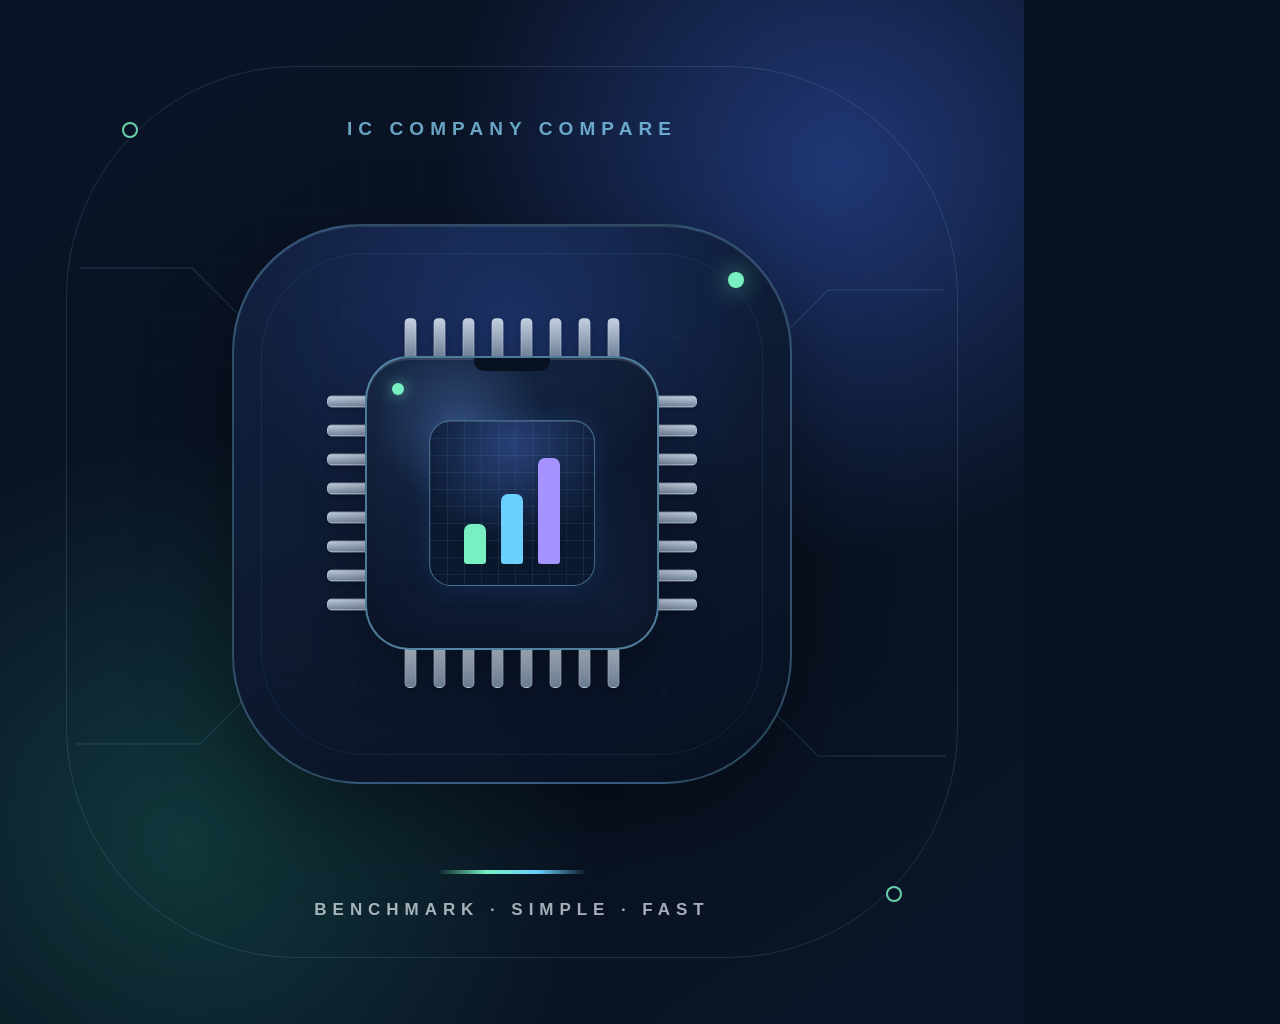
<file: 小红书品牌素材/源文件/icon.html>
<!doctype html>
<html lang="zh-CN">
  <head>
    <meta charset="UTF-8" />
    <style>
      * {
        box-sizing: border-box;
      }

      html,
      body {
        width: 1024px;
        height: 1024px;
        margin: 0;
        overflow: hidden;
        background: #081120;
        font-family: "Microsoft YaHei", "PingFang SC", "Noto Sans CJK SC", sans-serif;
      }

      .icon {
        position: relative;
        width: 1024px;
        height: 1024px;
        overflow: hidden;
        background:
          radial-gradient(circle at 82% 16%, rgba(70, 116, 255, 0.38), transparent 33%),
          radial-gradient(circle at 18% 82%, rgba(52, 208, 168, 0.2), transparent 34%),
          linear-gradient(145deg, #0b1427 0%, #08111f 60%, #0b1629 100%);
      }

      .grid {
        position: absolute;
        inset: 0;
        opacity: 0.45;
        background-image:
          linear-gradient(rgba(141, 220, 255, 0.08) 1px, transparent 1px),
          linear-gradient(90deg, rgba(141, 220, 255, 0.08) 1px, transparent 1px);
        background-size: 52px 52px;
        mask-image: radial-gradient(circle at 50% 50%, #000 0%, transparent 72%);
        -webkit-mask-image: radial-gradient(circle at 50% 50%, #000 0%, transparent 72%);
      }

      .circuit {
        position: absolute;
        inset: 0;
        width: 100%;
        height: 100%;
        opacity: 0.55;
      }

      .frame {
        position: absolute;
        inset: 66px;
        border: 1.5px solid rgba(199, 222, 255, 0.13);
        border-radius: 230px;
      }

      .frame::before,
      .frame::after {
        position: absolute;
        width: 12px;
        height: 12px;
        border: 2px solid rgba(120, 240, 193, 0.86);
        border-radius: 50%;
        background: #0b1427;
        content: "";
      }

      .frame::before {
        top: 55px;
        left: 55px;
      }

      .frame::after {
        right: 55px;
        bottom: 55px;
      }

      .top-label {
        position: absolute;
        top: 118px;
        right: 0;
        left: 0;
        color: rgba(141, 220, 255, 0.72);
        font-size: 19px;
        font-weight: 700;
        letter-spacing: 0.32em;
        text-align: center;
      }

      .chip {
        position: absolute;
        top: 224px;
        left: 50%;
        width: 560px;
        height: 560px;
        border: 2px solid rgba(141, 220, 255, 0.28);
        border-radius: 128px;
        background:
          radial-gradient(circle at 50% 18%, rgba(70, 116, 255, 0.22), transparent 48%),
          linear-gradient(155deg, rgba(19, 35, 67, 0.96), rgba(8, 17, 32, 0.96));
        box-shadow:
          inset 0 1px 0 rgba(255, 255, 255, 0.1),
          0 30px 90px rgba(0, 0, 0, 0.36);
        transform: translateX(-50%);
        overflow: hidden;
      }

      .chip::before {
        position: absolute;
        inset: 27px;
        border: 1px solid rgba(141, 220, 255, 0.08);
        border-radius: 104px;
        content: "";
      }

      .chip::after {
        position: absolute;
        top: 46px;
        right: 46px;
        width: 16px;
        height: 16px;
        border-radius: 50%;
        background: #78f0c1;
        box-shadow: 0 0 25px rgba(120, 240, 193, 0.72);
        content: "";
      }

      .ic-package {
        position: absolute;
        top: 92px;
        left: 50%;
        width: 370px;
        height: 370px;
        transform: translateX(-50%);
      }

      .package-body {
        position: absolute;
        inset: 38px;
        border: 2px solid rgba(141, 220, 255, 0.5);
        border-radius: 44px;
        background:
          radial-gradient(circle at 32% 22%, rgba(125, 168, 255, 0.26), transparent 28%),
          linear-gradient(150deg, #1a2c4c 0%, #0c1930 55%, #101d36 100%);
        box-shadow:
          inset 0 2px 0 rgba(255, 255, 255, 0.12),
          inset 0 -12px 30px rgba(0, 0, 0, 0.26),
          0 24px 55px rgba(0, 0, 0, 0.28);
      }

      .package-body::before {
        position: absolute;
        top: 0;
        left: 50%;
        width: 76px;
        height: 13px;
        border-radius: 0 0 10px 10px;
        background: #081120;
        content: "";
        transform: translateX(-50%);
      }

      .pin1 {
        position: absolute;
        top: 25px;
        left: 25px;
        width: 12px;
        height: 12px;
        border-radius: 50%;
        background: #78f0c1;
        box-shadow: 0 0 14px rgba(120, 240, 193, 0.65);
      }

      .pins {
        position: absolute;
        display: flex;
        gap: 17px;
      }

      .pins span {
        display: block;
        border: 1px solid rgba(201, 219, 244, 0.38);
        background: linear-gradient(180deg, #c2cede, #75879f);
        box-shadow: 0 2px 5px rgba(0, 0, 0, 0.25);
      }

      .pins-top,
      .pins-bottom {
        left: 50%;
        transform: translateX(-50%);
      }

      .pins-top {
        top: 0;
      }

      .pins-bottom {
        bottom: 0;
      }

      .pins-top span,
      .pins-bottom span {
        width: 12px;
        height: 40px;
        border-radius: 5px 5px 2px 2px;
      }

      .pins-bottom span {
        border-radius: 2px 2px 5px 5px;
      }

      .pins-left,
      .pins-right {
        top: 50%;
        flex-direction: column;
        transform: translateY(-50%);
      }

      .pins-left {
        left: 0;
      }

      .pins-right {
        right: 0;
      }

      .pins-left span,
      .pins-right span {
        width: 40px;
        height: 12px;
        border-radius: 5px 2px 2px 5px;
      }

      .pins-right span {
        border-radius: 2px 5px 5px 2px;
      }

      .die {
        position: absolute;
        top: 50%;
        left: 50%;
        width: 166px;
        height: 166px;
        border: 1px solid rgba(141, 220, 255, 0.4);
        border-radius: 22px;
        background:
          linear-gradient(rgba(141, 220, 255, 0.08) 1px, transparent 1px),
          linear-gradient(90deg, rgba(141, 220, 255, 0.08) 1px, transparent 1px),
          radial-gradient(circle at 50% 15%, rgba(98, 141, 255, 0.34), transparent 62%),
          #0b1930;
        background-size: 17px 17px, 17px 17px, auto, auto;
        box-shadow:
          inset 0 1px 0 rgba(255, 255, 255, 0.1),
          0 0 28px rgba(74, 135, 255, 0.16);
        transform: translate(-50%, -50%);
      }

      .die-bars {
        position: absolute;
        bottom: 21px;
        left: 50%;
        display: flex;
        align-items: flex-end;
        gap: 15px;
        transform: translateX(-50%);
      }

      .die-bars span {
        display: block;
        width: 22px;
        border-radius: 7px 7px 3px 3px;
        box-shadow: 0 5px 14px rgba(0, 0, 0, 0.2);
      }

      .die-bars span:nth-child(1) {
        height: 40px;
        background: #78f0c1;
      }

      .die-bars span:nth-child(2) {
        height: 70px;
        background: #6bcfff;
      }

      .die-bars span:nth-child(3) {
        height: 106px;
        background: #a593ff;
      }

      .bottom-label {
        position: absolute;
        right: 0;
        bottom: 104px;
        left: 0;
        color: rgba(240, 247, 255, 0.68);
        font-family: "Bahnschrift", "Segoe UI", sans-serif;
        font-size: 17px;
        font-weight: 600;
        letter-spacing: 0.35em;
        text-align: center;
      }

      .accent-line {
        position: absolute;
        bottom: 150px;
        left: 50%;
        width: 150px;
        height: 4px;
        border-radius: 4px;
        background: linear-gradient(90deg, transparent, #78f0c1, #6bcfff, transparent);
        transform: translateX(-50%);
      }
    </style>
  </head>
  <body>
    <div class="icon">
      <div class="grid"></div>
      <svg class="circuit" viewBox="0 0 1024 1024" aria-hidden="true">
        <g fill="none" stroke="rgba(141,220,255,0.22)" stroke-width="1.4">
          <path d="M80 268h112l44 44h108" />
          <path d="M76 744h124l62-62h92" />
          <path d="M944 290H828l-48 48h-104" />
          <path d="M946 756H818l-62-62h-92" />
        </g>
        <g fill="rgba(120,240,193,0.7)">
          <circle cx="344" cy="312" r="4" />
          <circle cx="354" cy="682" r="4" />
          <circle cx="676" cy="338" r="4" />
          <circle cx="664" cy="694" r="4" />
        </g>
      </svg>
      <div class="frame"></div>
      <div class="top-label">IC COMPANY COMPARE</div>
      <div class="chip">
        <div class="ic-package">
          <div class="pins pins-top">
            <span></span><span></span><span></span><span></span>
            <span></span><span></span><span></span><span></span>
          </div>
          <div class="pins pins-right">
            <span></span><span></span><span></span><span></span>
            <span></span><span></span><span></span><span></span>
          </div>
          <div class="pins pins-bottom">
            <span></span><span></span><span></span><span></span>
            <span></span><span></span><span></span><span></span>
          </div>
          <div class="pins pins-left">
            <span></span><span></span><span></span><span></span>
            <span></span><span></span><span></span><span></span>
          </div>
          <div class="package-body">
            <span class="pin1"></span>
            <div class="die">
              <div class="die-bars"><span></span><span></span><span></span></div>
            </div>
          </div>
        </div>
      </div>
      <div class="accent-line"></div>
      <div class="bottom-label">BENCHMARK · SIMPLE · FAST</div>
    </div>
  </body>
</html>
</file>
<file: styles.css>
:root {
  --ink: #0c1729;
  --ink-soft: #253149;
  --muted: #69748a;
  --muted-light: #929bad;
  --paper: #f2f4ef;
  --paper-deep: #e9ece5;
  --surface: #ffffff;
  --line: #dde2e8;
  --line-strong: #cfd6df;
  --navy: #0c1427;
  --navy-soft: #15213a;
  --accent: #205cff;
  --accent-deep: #1644c4;
  --accent-soft: #eaf0ff;
  --green: #18b889;
  --green-soft: #e5f8f2;
  --coral: #de604d;
  --coral-soft: #fff0ed;
  --amber: #d99317;
  --amber-soft: #fff5df;
  --shadow-sm: 0 8px 24px rgba(18, 31, 54, 0.05);
  --shadow-md: 0 18px 50px rgba(18, 31, 54, 0.1);
  --shadow-lg: 0 32px 90px rgba(10, 20, 40, 0.16);
  --font-sans: "Aptos", "Segoe UI", "PingFang SC", "Hiragino Sans GB",
    "Microsoft YaHei", "Noto Sans CJK SC", sans-serif;
  --font-number: "Bahnschrift", "DIN Alternate", "Aptos Display", "Segoe UI",
    sans-serif;
  --font-mono: "Cascadia Code", "SFMono-Regular", Consolas, "Liberation Mono",
    monospace;
}

*,
*::before,
*::after {
  box-sizing: border-box;
}

html {
  scroll-behavior: smooth;
  scroll-padding-top: 82px;
}

body {
  margin: 0;
  min-width: 320px;
  background: var(--paper);
  color: var(--ink);
  font-family: var(--font-sans);
  -webkit-font-smoothing: antialiased;
  text-rendering: optimizeLegibility;
}

body::selection {
  background: #c9f7e7;
  color: #0c1729;
}

button,
input {
  font: inherit;
}

button,
a {
  -webkit-tap-highlight-color: transparent;
}

button {
  cursor: pointer;
}

a {
  color: inherit;
  text-decoration: none;
}

svg {
  display: block;
}

[hidden] {
  display: none !important;
}

:focus-visible {
  outline: 3px solid rgba(32, 92, 255, 0.25);
  outline-offset: 3px;
}

/* Header */
.site-header {
  position: sticky;
  top: 0;
  z-index: 80;
  border-bottom: 1px solid rgba(221, 226, 232, 0.9);
  background: rgba(250, 251, 248, 0.9);
  backdrop-filter: blur(18px);
}

.header-inner {
  display: flex;
  align-items: center;
  width: min(100% - 48px, 1280px);
  height: 64px;
  margin: 0 auto;
}

.brand {
  display: inline-flex;
  flex: 0 0 auto;
  align-items: center;
  gap: 11px;
}

.brand-symbol {
  display: grid;
  width: 35px;
  height: 35px;
  place-items: center;
  border-radius: 10px;
  background: var(--navy);
  box-shadow: inset 0 1px 0 rgba(255, 255, 255, 0.12);
}

.brand-symbol svg {
  width: 21px;
  height: 21px;
  fill: #78f0c1;
}

.brand-text {
  display: flex;
  flex-direction: column;
  line-height: 1.1;
}

.brand-text strong {
  font-size: 14px;
  font-weight: 750;
  letter-spacing: -0.02em;
}

.brand-text small {
  margin-top: 4px;
  color: #8790a2;
  font-size: 8px;
  font-weight: 650;
  letter-spacing: 0.08em;
}

.main-nav {
  display: flex;
  align-self: stretch;
  gap: 26px;
  margin-left: auto;
  margin-right: auto;
}

.main-nav a {
  position: relative;
  display: flex;
  align-items: center;
  color: #7f8899;
  font-size: 12px;
  font-weight: 600;
  transition: color 150ms ease;
}

.main-nav a::after {
  position: absolute;
  right: 0;
  bottom: 0;
  left: 0;
  height: 2px;
  border-radius: 2px 2px 0 0;
  background: var(--accent);
  content: "";
  opacity: 0;
  transform: scaleX(0.55);
  transition:
    opacity 160ms ease,
    transform 160ms ease;
}

.main-nav a:hover {
  color: var(--ink);
}

.main-nav a.is-active {
  color: var(--ink);
}

.main-nav a.is-active::after {
  opacity: 1;
  transform: scaleX(1);
}

.data-status {
  display: flex;
  flex: 0 0 auto;
  align-items: center;
  gap: 6px;
  color: #858e9e;
  font-size: 10px;
}

.data-status strong {
  color: var(--ink-soft);
  font-family: var(--font-number);
  font-size: 10px;
  font-weight: 600;
}

.live-dot {
  width: 6px;
  height: 6px;
  border-radius: 50%;
  background: var(--green);
  box-shadow: 0 0 0 4px rgba(24, 184, 137, 0.1);
}

/* Intro */
.intro {
  position: relative;
  overflow: visible;
  border-bottom: 1px solid var(--line);
  background:
    radial-gradient(circle at 92% 2%, rgba(24, 184, 137, 0.1), transparent 23%),
    radial-gradient(circle at 8% 98%, rgba(32, 92, 255, 0.07), transparent 28%),
    linear-gradient(180deg, #f8faf6 0%, #eff2eb 100%);
}

.intro-bg {
  position: absolute;
  top: 0;
  right: 0;
  width: 360px;
  height: 360px;
  opacity: 0.55;
  background-image:
    linear-gradient(rgba(31, 52, 88, 0.05) 1px, transparent 1px),
    linear-gradient(90deg, rgba(31, 52, 88, 0.05) 1px, transparent 1px);
  background-size: 34px 34px;
  mask-image: radial-gradient(circle, #000 0%, transparent 69%);
  -webkit-mask-image: radial-gradient(circle, #000 0%, transparent 69%);
  transform: none;
  pointer-events: none;
}

.intro-inner {
  position: relative;
  z-index: 2;
  display: grid;
  grid-template-columns: minmax(0, 1.08fr) minmax(430px, 0.92fr);
  gap: 86px;
  align-items: center;
  width: min(100% - 48px, 1280px);
  min-height: 410px;
  margin: 0 auto;
  padding: 56px 0 54px;
}

.intro-copy {
  max-width: 690px;
}

.eyebrow {
  display: flex;
  align-items: center;
  gap: 12px;
  margin: 0 0 23px;
  color: #6d7789;
  font-family: var(--font-mono);
  font-size: 8.5px;
  font-weight: 650;
  letter-spacing: 0.1em;
}

.eyebrow-line {
  width: 34px;
  height: 1px;
  background: #b9c0c9;
}

.intro h1 {
  margin: 0;
  color: var(--ink);
  font-size: clamp(48px, 5.2vw, 72px);
  font-weight: 760;
  letter-spacing: -0.058em;
  line-height: 1.04;
}

.intro h1 span {
  position: relative;
  z-index: 1;
  display: inline-block;
  color: var(--accent);
}

.intro h1 span::after {
  position: absolute;
  z-index: -1;
  right: -5px;
  bottom: 7px;
  left: -5px;
  height: 11px;
  background: rgba(120, 240, 193, 0.42);
  content: "";
  transform: skewX(-8deg);
}

.intro-lede {
  max-width: 590px;
  margin: 25px 0 0;
  color: #687387;
  font-size: 14px;
  line-height: 1.9;
}

.intro-stats {
  display: flex;
  gap: 34px;
  margin-top: 36px;
  padding-top: 20px;
  border-top: 1px solid #d9ded6;
}

.intro-stats div {
  display: flex;
  align-items: baseline;
  gap: 6px;
}

.intro-stats strong {
  color: var(--ink);
  font-family: var(--font-number);
  font-size: 23px;
  font-weight: 540;
  letter-spacing: -0.035em;
}

.intro-stats span {
  color: #8b948e;
  font-size: 9px;
}

.mini-label {
  margin: 0;
  color: #8d96a5;
  font-family: var(--font-mono);
  font-size: 8px;
  font-weight: 650;
  letter-spacing: 0.12em;
}

/* Search */
.search-card {
  padding: 25px;
  border: 1px solid rgba(205, 213, 222, 0.9);
  border-radius: 24px;
  background: rgba(255, 255, 255, 0.9);
  box-shadow:
    0 26px 70px rgba(24, 39, 65, 0.11),
    inset 0 1px 0 rgba(255, 255, 255, 0.9);
  backdrop-filter: blur(16px);
}

.search-card-head {
  display: flex;
  align-items: flex-start;
  justify-content: space-between;
  gap: 18px;
  margin-bottom: 18px;
}

.search-card-head h2 {
  margin: 7px 0 0;
  color: var(--ink);
  font-size: 21px;
  font-weight: 730;
  letter-spacing: -0.035em;
}

.selection-count {
  flex: 0 0 auto;
  padding: 6px 9px;
  border: 1px solid #e0e5eb;
  border-radius: 999px;
  background: #f7f8f9;
  color: #7e8796;
  font-family: var(--font-number);
  font-size: 9px;
}

.search-shell {
  position: relative;
}

.search-box {
  display: flex;
  align-items: center;
  height: 58px;
  padding: 0 15px;
  border: 1px solid #dbe1e8;
  border-radius: 13px;
  background: #fff;
  transition:
    border-color 160ms ease,
    box-shadow 160ms ease;
}

.search-box:focus-within {
  border-color: #9cb6ff;
  box-shadow: 0 0 0 4px rgba(32, 92, 255, 0.09);
}

.search-icon {
  flex: 0 0 auto;
  width: 19px;
  height: 19px;
  margin-right: 10px;
  fill: none;
  stroke: #7d8797;
  stroke-linecap: round;
  stroke-width: 1.65;
}

.search-box input {
  width: 100%;
  min-width: 0;
  border: 0;
  outline: 0;
  background: transparent;
  color: var(--ink);
  font-size: 13.5px;
}

.search-box input::placeholder {
  color: #a2a9b5;
}

.search-box input::-webkit-search-cancel-button {
  opacity: 0.48;
}

.search-box kbd {
  flex: 0 0 auto;
  margin-left: 9px;
  padding: 4px 6px;
  border: 1px solid #e2e6ec;
  border-bottom-color: #d3d9e2;
  border-radius: 5px;
  background: #f7f8fa;
  color: #9aa2af;
  font-family: var(--font-sans);
  font-size: 8px;
  line-height: 1;
  box-shadow: 0 1px 0 #e1e5eb;
}

.search-results {
  position: absolute;
  top: calc(100% + 8px);
  right: 0;
  left: 0;
  z-index: 90;
  max-height: min(62vh, 560px);
  padding: 7px;
  overflow-y: auto;
  border: 1px solid #dde2e9;
  border-radius: 15px;
  background: #fff;
  box-shadow: 0 24px 60px rgba(10, 22, 45, 0.22);
  opacity: 0;
  visibility: hidden;
  transform: translateY(-5px);
  transition:
    opacity 150ms ease,
    visibility 150ms ease,
    transform 150ms ease;
  overscroll-behavior: contain;
}

.search-results.is-open {
  opacity: 1;
  visibility: visible;
  transform: translateY(0);
}

.search-results::-webkit-scrollbar {
  width: 7px;
}

.search-results::-webkit-scrollbar-thumb {
  border: 2px solid #fff;
  border-radius: 99px;
  background: #cbd3de;
}

.search-results-label {
  display: flex;
  align-items: center;
  justify-content: space-between;
  padding: 8px 9px 6px;
  color: #9aa2af;
  font-family: var(--font-mono);
  font-size: 8px;
  font-weight: 650;
  letter-spacing: 0.08em;
}

.search-category {
  position: sticky;
  top: 0;
  z-index: 2;
  display: flex;
  align-items: center;
  justify-content: space-between;
  padding: 9px 10px 5px;
  border-bottom: 1px solid #eef1f4;
  background: #fff;
  color: #636f82;
  font-size: 8px;
  font-weight: 700;
  letter-spacing: 0.03em;
}

.search-category-count {
  flex: 0 0 auto;
  margin-left: 8px;
  color: #a0a8b5;
  font-family: var(--font-number);
  font-size: 7.5px;
  font-weight: 500;
}

.search-result {
  display: flex;
  align-items: center;
  gap: 10px;
  width: 100%;
  padding: 9px;
  border: 0;
  border-radius: 10px;
  background: transparent;
  color: var(--ink);
  text-align: left;
  transition: background 120ms ease;
}

.search-result:hover,
.search-result.is-active {
  background: #f2f6ff;
}

.search-result.is-added {
  background: #fafbfa;
}

.result-mark {
  display: grid;
  flex: 0 0 auto;
  width: 36px;
  height: 36px;
  place-items: center;
  border: 1px solid var(--tone-soft, #e3e8ef);
  border-radius: 9px;
  background: var(--tone-soft, #f1f4f8);
  color: var(--tone-deep, #46536a);
  font-size: 11px;
  font-weight: 760;
}

.result-main {
  display: flex;
  min-width: 0;
  flex: 1;
  flex-direction: column;
  gap: 3px;
}

.result-title {
  display: flex;
  align-items: center;
  gap: 7px;
}

.result-title strong {
  overflow: hidden;
  font-size: 12px;
  font-weight: 700;
  text-overflow: ellipsis;
  white-space: nowrap;
}

.result-title em {
  flex: 0 0 auto;
  color: #8d96a5;
  font-family: var(--font-number);
  font-size: 9px;
  font-style: normal;
}

.result-main small {
  overflow: hidden;
  color: #929aa7;
  font-size: 9px;
  text-overflow: ellipsis;
  white-space: nowrap;
}

.result-action {
  flex: 0 0 auto;
  color: var(--accent);
  font-size: 9px;
  font-weight: 700;
}

.search-result.is-added .result-action {
  color: #a3aab5;
}

.search-empty {
  padding: 24px 12px 27px;
  color: #8c94a1;
  font-size: 10.5px;
  text-align: center;
}

.search-empty strong {
  display: block;
  margin-bottom: 5px;
  color: var(--ink-soft);
  font-size: 12px;
}

.quick-picks {
  display: flex;
  flex-wrap: wrap;
  gap: 7px;
  margin-top: 14px;
}

.quick-pick {
  display: inline-flex;
  align-items: center;
  gap: 5px;
  padding: 6px 8px;
  border: 1px solid #e0e5eb;
  border-radius: 999px;
  background: #fbfcfb;
  color: #687386;
  font-size: 9px;
  transition:
    border-color 130ms ease,
    background 130ms ease,
    color 130ms ease;
}

.quick-pick:hover {
  border-color: #a9bfff;
  background: #f3f7ff;
  color: var(--accent-deep);
}

.quick-pick.is-added {
  border-color: #ccecdf;
  background: var(--green-soft);
  color: #128065;
}

.search-tip {
  margin: 12px 0 0;
  color: #a1a8b2;
  font-size: 8.5px;
  line-height: 1.6;
}

/* Layout */
.page {
  width: min(100% - 48px, 1280px);
  margin: 0 auto;
  padding-bottom: 64px;
}

.section {
  padding: 58px 0 0;
}

.section-head {
  display: flex;
  align-items: flex-end;
  gap: 15px;
  margin-bottom: 20px;
}

.section-head-wrap {
  flex-wrap: wrap;
}

.section-index {
  display: grid;
  width: 32px;
  height: 32px;
  margin-bottom: 2px;
  place-items: center;
  border: 1px solid #d6dce3;
  border-radius: 8px;
  color: #8e97a5;
  font-family: var(--font-mono);
  font-size: 8px;
  font-weight: 650;
}

.section-title {
  flex: 1;
  min-width: 180px;
}

.section-title h2 {
  margin: 5px 0 0;
  color: var(--ink);
  font-size: clamp(26px, 2.5vw, 34px);
  font-weight: 760;
  letter-spacing: -0.045em;
  line-height: 1.08;
}

.section-actions,
.table-controls {
  display: flex;
  flex-wrap: wrap;
  align-items: center;
  gap: 8px;
  margin-left: auto;
}

.action-button,
.primary-button {
  display: inline-flex;
  align-items: center;
  justify-content: center;
  gap: 7px;
  min-height: 36px;
  padding: 8px 13px;
  border: 1px solid #d7dde5;
  border-radius: 9px;
  background: #fff;
  color: #4c586c;
  font-size: 10px;
  font-weight: 650;
  transition:
    border-color 140ms ease,
    background 140ms ease,
    color 140ms ease,
    transform 140ms ease;
}

.action-button svg {
  width: 14px;
  height: 14px;
  fill: none;
  stroke: currentColor;
  stroke-linecap: round;
  stroke-linejoin: round;
  stroke-width: 1.45;
}

.action-button:hover {
  border-color: #b9c3d0;
  background: #fbfcfd;
  color: var(--ink);
  transform: translateY(-1px);
}

.action-button-quiet {
  border-color: transparent;
  background: transparent;
  color: #8a93a1;
}

.primary-button {
  border-color: var(--navy);
  background: var(--navy);
  color: #fff;
}

.primary-button:hover {
  background: var(--navy-soft);
  transform: translateY(-1px);
}

.action-button:disabled,
.primary-button:disabled {
  cursor: not-allowed;
  opacity: 0.45;
  transform: none;
}

.segmented-control {
  display: inline-flex;
  gap: 3px;
  padding: 3px;
  border: 1px solid #d7dde5;
  border-radius: 10px;
  background: #e9ece6;
}

.segmented-control button {
  min-height: 29px;
  padding: 6px 10px;
  border: 0;
  border-radius: 7px;
  background: transparent;
  color: #788292;
  font-size: 9px;
  font-weight: 650;
  transition:
    background 130ms ease,
    color 130ms ease,
    box-shadow 130ms ease;
}

.segmented-control button:hover {
  color: var(--ink-soft);
}

.segmented-control button.is-active {
  background: #fff;
  color: var(--ink);
  box-shadow: 0 1px 5px rgba(15, 28, 49, 0.08);
}

.select-field {
  display: inline-flex;
  align-items: center;
  gap: 6px;
  min-height: 36px;
  padding: 0 9px;
  border: 1px solid #d7dde5;
  border-radius: 9px;
  background: #fff;
  color: #929aa7;
}

.select-field > span {
  font-size: 8px;
  font-weight: 600;
  white-space: nowrap;
}

.select-field select {
  max-width: 92px;
  border: 0;
  outline: 0;
  background: transparent;
  color: #354159;
  font-family: var(--font-number);
  font-size: 9px;
  font-weight: 600;
  cursor: pointer;
}

/* Company cards */
.company-grid {
  display: grid;
  grid-template-columns: repeat(4, minmax(0, 1fr));
  gap: 13px;
}

.company-card {
  position: relative;
  display: flex;
  min-height: 274px;
  flex-direction: column;
  padding: 19px;
  overflow: hidden;
  border: 1px solid #dce1e7;
  border-radius: 17px;
  background:
    radial-gradient(circle at 100% 0%, var(--company-soft, #eef3ff), transparent 47%),
    #fff;
  box-shadow: 0 4px 16px rgba(18, 31, 54, 0.035);
  animation: card-enter 300ms cubic-bezier(0.22, 1, 0.36, 1) both;
  transition:
    transform 170ms ease,
    box-shadow 170ms ease,
    border-color 170ms ease;
}

.company-card::before {
  position: absolute;
  top: 0;
  right: 0;
  left: 0;
  height: 3px;
  background: var(--company-color, var(--accent));
  content: "";
}

.company-card:hover {
  border-color: #c8d1dc;
  box-shadow: 0 14px 35px rgba(18, 31, 54, 0.085);
  transform: translateY(-2px);
}

@keyframes card-enter {
  from {
    opacity: 0;
    transform: translateY(10px);
  }
  to {
    opacity: 1;
    transform: translateY(0);
  }
}

.card-head {
  display: flex;
  align-items: flex-start;
  justify-content: space-between;
  gap: 10px;
}

.card-identity {
  display: flex;
  min-width: 0;
  align-items: center;
  gap: 10px;
}

.company-mark {
  display: grid;
  flex: 0 0 auto;
  width: 42px;
  height: 42px;
  place-items: center;
  border: 1px solid color-mix(in srgb, var(--company-color) 14%, white);
  border-radius: 11px;
  background: var(--company-soft, #eef3ff);
  color: var(--company-color, var(--accent));
  font-size: 13px;
  font-weight: 780;
  letter-spacing: -0.04em;
}

.card-name {
  min-width: 0;
}

.card-name h3 {
  overflow: hidden;
  margin: 0 0 4px;
  color: var(--ink);
  font-size: 16px;
  font-weight: 740;
  letter-spacing: -0.03em;
  line-height: 1.1;
  text-overflow: ellipsis;
  white-space: nowrap;
}

.card-subline {
  display: flex;
  align-items: center;
  gap: 6px;
  color: #8e97a5;
  font-family: var(--font-number);
  font-size: 8.5px;
}

.card-subline .dot {
  width: 2px;
  height: 2px;
  border-radius: 50%;
  background: #b7bec8;
}

.remove-button {
  display: grid;
  flex: 0 0 auto;
  width: 25px;
  height: 25px;
  margin: -2px -3px 0 0;
  place-items: center;
  border: 0;
  border-radius: 50%;
  background: transparent;
  color: #a1a9b4;
  transition:
    color 120ms ease,
    background 120ms ease;
}

.remove-button:hover {
  background: var(--coral-soft);
  color: var(--coral);
}

.remove-button svg {
  width: 12px;
  height: 12px;
  fill: none;
  stroke: currentColor;
  stroke-linecap: round;
  stroke-width: 1.6;
}

.category-pill {
  align-self: flex-start;
  margin-top: 13px;
  padding: 4px 7px;
  border-radius: 999px;
  background: var(--company-soft, #eef3ff);
  color: color-mix(in srgb, var(--company-color) 72%, #17233a);
  font-size: 8px;
  font-weight: 650;
}

.product-block {
  flex: 1;
  margin-top: 15px;
}

.product-label {
  display: block;
  margin-bottom: 7px;
  color: #9aa2ae;
  font-family: var(--font-mono);
  font-size: 7.5px;
  letter-spacing: 0.09em;
}

.product-tags {
  display: flex;
  flex-wrap: wrap;
  gap: 5px;
}

.product-tag {
  padding: 4px 6px;
  border: 1px solid #e5e9ee;
  border-radius: 5px;
  background: #f8f9fa;
  color: #667185;
  font-size: 8px;
  line-height: 1;
}

.product-tag.is-more {
  border-color: var(--company-soft, #eef3ff);
  background: var(--company-soft, #eef3ff);
  color: var(--company-color, var(--accent));
}

.card-snapshot {
  display: grid;
  grid-template-columns: repeat(3, minmax(0, 1fr));
  gap: 7px;
  margin-top: 14px;
  padding-top: 12px;
  border-top: 1px dashed #e2e6eb;
}

.snapshot-item {
  min-width: 0;
}

.snapshot-item span {
  display: block;
  overflow: hidden;
  margin-bottom: 4px;
  color: #9aa2ae;
  font-size: 7.5px;
  text-overflow: ellipsis;
  white-space: nowrap;
}

.snapshot-item strong {
  display: block;
  overflow: hidden;
  color: var(--ink);
  font-family: var(--font-number);
  font-size: 15px;
  font-weight: 550;
  letter-spacing: -0.035em;
  line-height: 1.1;
  text-overflow: ellipsis;
  white-space: nowrap;
}

.snapshot-item strong small {
  margin-left: 2px;
  color: #9aa2ae;
  font-family: var(--font-sans);
  font-size: 7px;
  font-weight: 500;
}

.snapshot-item strong.is-negative {
  color: var(--coral);
}

.empty-state {
  display: flex;
  align-items: center;
  gap: 22px;
  min-height: 150px;
  padding: 27px 30px;
  border: 1px dashed #cad2db;
  border-radius: 18px;
  background: rgba(255, 255, 255, 0.55);
}

.empty-number {
  color: #d6dce3;
  font-family: var(--font-number);
  font-size: 62px;
  font-weight: 520;
  letter-spacing: -0.08em;
  line-height: 1;
}

.empty-state div {
  flex: 1;
}

.empty-state h3 {
  margin: 0 0 6px;
  font-size: 16px;
  letter-spacing: -0.03em;
}

.empty-state p {
  margin: 0;
  color: var(--muted);
  font-size: 10px;
}

/* Table */
.table-note-row {
  display: flex;
  align-items: center;
  justify-content: space-between;
  gap: 20px;
  margin: -2px 0 10px;
  color: #8c95a3;
  font-size: 8.5px;
}

.table-note-row p {
  margin: 0;
}

.table-shell {
  overflow: hidden;
  border: 1px solid #dbe1e7;
  border-radius: 18px;
  background: #fff;
  box-shadow: var(--shadow-sm);
}

.table-scroll {
  width: 100%;
  overflow-x: auto;
  scrollbar-color: #cbd2db transparent;
  scrollbar-width: thin;
}

.table-scroll::-webkit-scrollbar {
  height: 8px;
}

.table-scroll::-webkit-scrollbar-thumb {
  border: 2px solid #fff;
  border-radius: 99px;
  background: #cbd2db;
}

#metricsTable {
  width: max-content;
  min-width: 100%;
  border-collapse: separate;
  border-spacing: 0;
  table-layout: fixed;
}

#metricsTable th,
#metricsTable td {
  border-bottom: 1px solid #edf0f3;
  text-align: left;
}

#metricsTable thead th {
  position: sticky;
  top: 0;
  z-index: 4;
  width: 176px;
  min-width: 176px;
  padding: 13px 14px 11px;
  background: #fff;
  vertical-align: top;
}

#metricsTable thead th:first-child {
  left: 0;
  z-index: 6;
  width: 205px;
  min-width: 205px;
  border-right: 1px solid #e1e5ea;
  background: #f9faf8;
}

.table-corner {
  display: flex;
  min-height: 42px;
  flex-direction: column;
  justify-content: flex-end;
  gap: 4px;
}

.table-corner span {
  color: #9aa2af;
  font-family: var(--font-mono);
  font-size: 7px;
  letter-spacing: 0.09em;
}

.table-corner strong {
  color: var(--ink);
  font-size: 11px;
  font-weight: 700;
}

.table-company {
  display: flex;
  align-items: center;
  gap: 8px;
}

.table-company-dot {
  width: 5px;
  height: 5px;
  border-radius: 50%;
  background: var(--company-color, var(--accent));
}

.table-company div {
  min-width: 0;
}

.table-company strong {
  display: block;
  overflow: hidden;
  color: var(--ink);
  font-size: 10.5px;
  font-weight: 700;
  text-overflow: ellipsis;
  white-space: nowrap;
}

.table-company span {
  display: block;
  margin-top: 3px;
  color: #929aa7;
  font-family: var(--font-number);
  font-size: 7.5px;
}

.metric-group-row td {
  position: sticky;
  left: 0;
  z-index: 2;
  width: 100%;
  padding: 8px 14px;
  border-top: 1px solid #e7ebef;
  border-bottom: 1px solid #e7ebef;
  background: #f4f6f2;
  color: #7e8898;
  font-family: var(--font-mono);
  font-size: 7.5px;
  font-weight: 650;
  letter-spacing: 0.08em;
}

.table-empty-cell {
  padding: 50px 20px;
  color: #8b95a4;
  font-size: 10px;
  text-align: center !important;
}

.metric-label {
  position: sticky;
  left: 0;
  z-index: 3;
  width: 205px;
  min-width: 205px;
  padding: 12px 14px;
  border-right: 1px solid #e1e5ea;
  background: #fff;
}

.metric-label strong {
  display: block;
  color: #374258;
  font-size: 10.5px;
  font-weight: 650;
}

.metric-label span {
  display: block;
  margin-top: 3px;
  color: #9ba3af;
  font-size: 7.5px;
}

.metric-cell {
  width: 176px;
  min-width: 176px;
  padding: 11px 14px 10px;
  vertical-align: middle;
}

.metric-cell.is-leader {
  background: #fcfdff;
}

.metric-cell.missing {
  background:
    repeating-linear-gradient(
      -45deg,
      #fbfbfb,
      #fbfbfb 4px,
      #f7f8f7 4px,
      #f7f8f7 8px
    );
}

.metric-value-line {
  display: flex;
  align-items: baseline;
  justify-content: space-between;
  gap: 7px;
}

.metric-value-line strong {
  color: var(--ink);
  font-family: var(--font-number);
  font-size: 15.5px;
  font-weight: 540;
  letter-spacing: -0.03em;
}

.metric-value-line strong.is-negative {
  color: var(--coral);
}

.metric-value-line span {
  flex: 0 0 auto;
  color: #9ba3af;
  font-size: 7px;
}

.metric-mini-bar {
  height: 3px;
  margin-top: 7px;
  overflow: hidden;
  border-radius: 99px;
  background: #f0f2f5;
}

.metric-mini-bar i {
  display: block;
  height: 100%;
  border-radius: inherit;
  background: #b8c8fb;
  opacity: 0.85;
}

.metric-mini-bar i.is-negative {
  background: #f2b8b0;
}

/* History */
.history-toolbar {
  padding: 20px;
  border: 1px solid #dbe1e7;
  border-radius: 17px;
  background: #fff;
  box-shadow: 0 4px 16px rgba(18, 31, 54, 0.035);
}

.history-mode-controls {
  display: flex;
  flex-wrap: wrap;
  gap: 8px;
  margin-left: auto;
}

.metric-picker-head {
  display: flex;
  align-items: flex-end;
  justify-content: space-between;
  gap: 20px;
  margin-bottom: 13px;
}

.metric-picker-head h3 {
  margin: 5px 0 0;
  font-size: 14px;
  font-weight: 720;
  letter-spacing: -0.025em;
}

.metric-limit {
  color: #929aa7;
  font-family: var(--font-number);
  font-size: 9px;
}

.metric-limit strong {
  color: var(--accent);
  font-weight: 600;
}

.metric-picker {
  display: flex;
  flex-wrap: wrap;
  gap: 6px;
}

.metric-chip {
  display: inline-flex;
  align-items: center;
  gap: 6px;
  min-height: 31px;
  padding: 6px 9px;
  border: 1px solid #e0e5ea;
  border-radius: 8px;
  background: #fbfcfb;
  color: #6d7788;
  font-size: 8.5px;
  font-weight: 600;
  transition:
    border-color 130ms ease,
    background 130ms ease,
    color 130ms ease;
}

.metric-chip:hover:not(:disabled) {
  border-color: #b7c6e8;
  color: var(--ink);
}

.metric-chip.is-active {
  border-color: var(--navy);
  background: var(--navy);
  color: #fff;
}

.metric-chip.is-active .metric-badge {
  border-color: rgba(255, 255, 255, 0.16);
  background: rgba(255, 255, 255, 0.1);
  color: #b9c4d8;
}

.metric-chip:disabled {
  cursor: not-allowed;
  opacity: 0.42;
}

.metric-badge {
  padding: 2px 4px;
  border: 1px solid #e3e7ec;
  border-radius: 3px;
  background: #f4f6f7;
  color: #9aa2ae;
  font-family: var(--font-mono);
  font-size: 6.5px;
  font-style: normal;
  letter-spacing: 0.02em;
}

.history-meta {
  display: flex;
  flex-wrap: wrap;
  align-items: center;
  gap: 9px;
  margin-top: 14px;
  padding-top: 12px;
  border-top: 1px solid #eef0f2;
  color: #929aa7;
  font-size: 8.5px;
}

.meta-separator {
  width: 1px;
  height: 10px;
  background: #dce1e6;
}

.chart-grid {
  display: grid;
  grid-template-columns: 1fr;
  gap: 13px;
  margin-top: 13px;
}

.chart-panel {
  overflow: hidden;
  border: 1px solid #dbe1e7;
  border-radius: 18px;
  background: #fff;
  box-shadow: 0 4px 16px rgba(18, 31, 54, 0.035);
}

.chart-panel-head {
  display: flex;
  align-items: flex-start;
  justify-content: space-between;
  gap: 20px;
  padding: 18px 20px 0;
}

.chart-series-toggles {
  display: flex;
  gap: 6px;
  padding: 10px 20px 8px;
  overflow-x: auto;
  scrollbar-color: #d3d9e2 transparent;
  scrollbar-width: thin;
}

.chart-series-toggles::-webkit-scrollbar {
  height: 5px;
}

.chart-series-toggles::-webkit-scrollbar-thumb {
  border-radius: 99px;
  background: #d3d9e2;
}

.series-toggle {
  display: inline-flex;
  flex: 0 0 auto;
  align-items: center;
  gap: 5px;
  padding: 5px 8px;
  border: 1px solid #e2e7ed;
  border-radius: 999px;
  background: #fbfcfd;
  color: #667185;
  font-size: 8px;
  font-weight: 600;
  white-space: nowrap;
  transition:
    opacity 120ms ease,
    border-color 120ms ease,
    background 120ms ease;
}

.series-toggle:hover {
  border-color: #b7c6e8;
  background: #f4f7ff;
}

.series-toggle i {
  width: 6px;
  height: 6px;
  border-radius: 50%;
}

.series-toggle.is-off {
  color: #a3aab6;
  opacity: 0.42;
  text-decoration: line-through;
}

.series-toggle.is-off i {
  background: #c8cdd5 !important;
}

.series-reset {
  flex: 0 0 auto;
  padding: 5px 7px;
  border: 0;
  border-radius: 999px;
  background: transparent;
  color: var(--accent);
  font-size: 8px;
  font-weight: 650;
  white-space: nowrap;
}

.series-reset:hover {
  background: var(--accent-soft);
}

.chart-panel-title {
  display: flex;
  align-items: baseline;
  gap: 8px;
}

.chart-panel-title h3 {
  margin: 0;
  color: var(--ink);
  font-size: 16px;
  font-weight: 730;
  letter-spacing: -0.03em;
}

.chart-panel-title span {
  color: #99a1ad;
  font-size: 8px;
}

.chart-panel-meta {
  display: flex;
  flex-direction: column;
  align-items: flex-end;
  gap: 6px;
}

.growth-basis-toggle {
  display: inline-flex;
  gap: 2px;
  padding: 2px;
  border: 1px solid #dde2e8;
  border-radius: 7px;
  background: #f1f3f6;
}

.growth-basis-toggle button {
  min-height: 22px;
  padding: 3px 7px;
  border: 0;
  border-radius: 5px;
  background: transparent;
  color: #8790a0;
  font-size: 7.5px;
  font-weight: 650;
}

.growth-basis-toggle button:hover:not(:disabled) {
  color: var(--ink-soft);
}

.growth-basis-toggle button.is-active {
  background: #fff;
  color: var(--ink);
  box-shadow: 0 1px 4px rgba(15, 28, 49, 0.08);
}

.growth-basis-toggle button:disabled {
  cursor: not-allowed;
  opacity: 0.32;
}

.chart-panel-period {
  color: #9aa2ae;
  font-family: var(--font-number);
  font-size: 8px;
}

.chart-canvas {
  width: 100%;
  height: 342px;
}

.chart-all-hidden {
  display: flex;
  align-items: center;
  justify-content: center;
  height: 100%;
  color: #99a1ad;
  font-size: 9px;
}

.chart-floating-tip {
  position: fixed;
  z-index: 110;
  min-width: 188px;
  padding: 10px 12px;
  border-radius: 10px;
  background: rgba(12, 20, 39, 0.96);
  box-shadow: 0 18px 44px rgba(7, 14, 29, 0.28);
  color: #f5f8ff;
  font-family: var(--font-sans);
  font-size: 10px;
  opacity: 0;
  pointer-events: none;
  transform: translateY(3px);
  transition:
    opacity 110ms ease,
    transform 110ms ease;
  backdrop-filter: blur(12px);
}

.chart-floating-tip.is-visible {
  opacity: 1;
  transform: translateY(0);
}

.chart-tip-period {
  margin-bottom: 6px;
  color: #aeb9ca;
  font-family: var(--font-number);
  font-size: 9px;
}

.chart-tip-row {
  display: flex;
  align-items: center;
  justify-content: space-between;
  gap: 18px;
  margin: 3px 0;
  padding: 4px 6px;
  border-radius: 5px;
  transition:
    opacity 100ms ease,
    background 100ms ease;
}

.chart-tip-row.is-active {
  background: rgba(255, 255, 255, 0.11);
}

.chart-tip-row.is-dim {
  opacity: 0.28;
}

.chart-tip-company {
  display: inline-flex;
  align-items: center;
  gap: 6px;
  color: #c4cddd;
  font-weight: 500;
  white-space: nowrap;
}

.chart-tip-row.is-active .chart-tip-company {
  color: #fff;
  font-weight: 700;
}

.chart-tip-company i {
  display: inline-block;
  flex: 0 0 auto;
  width: 6px;
  height: 6px;
  border-radius: 50%;
}

.chart-tip-value {
  color: #d9e0ec;
  font-family: var(--font-number);
  font-size: 10px;
  font-weight: 500;
  white-space: nowrap;
}

.chart-tip-row.is-active .chart-tip-value {
  color: #78f0c1;
  font-weight: 650;
}

.chart-tip-value small {
  margin-left: 3px;
  color: #8e9aad;
  font-family: var(--font-sans);
  font-size: 7px;
  font-weight: 500;
}

.chart-empty {
  margin-top: 13px;
  padding: 52px 20px;
  border: 1px dashed #cad2da;
  border-radius: 18px;
  background: rgba(255, 255, 255, 0.55);
  text-align: center;
}

.chart-empty h3 {
  margin: 0 0 6px;
  font-size: 15px;
  letter-spacing: -0.02em;
}

.chart-empty p {
  margin: 0;
  color: #8c95a2;
  font-size: 9.5px;
}

/* Data notes */
.data-notes {
  display: grid;
  grid-template-columns: 210px minmax(0, 1fr);
  gap: 34px;
  margin: 58px 0 0;
  padding: 24px 26px;
  border: 1px solid #d9ded5;
  border-radius: 17px;
  background:
    linear-gradient(120deg, rgba(255, 255, 255, 0.68), rgba(238, 242, 232, 0.88));
}

.notes-title h2 {
  margin: 6px 0 0;
  font-size: 20px;
  font-weight: 740;
  letter-spacing: -0.035em;
}

.notes-grid {
  display: grid;
  grid-template-columns: repeat(3, minmax(0, 1fr));
  gap: 15px 22px;
}

.notes-grid p {
  margin: 0;
  color: #7d8791;
  font-size: 8.5px;
  line-height: 1.7;
}

.notes-grid strong {
  display: block;
  margin-bottom: 2px;
  color: #44505f;
  font-size: 9px;
  font-weight: 700;
}

/* Footer and toast */
.site-footer {
  display: flex;
  align-items: center;
  justify-content: space-between;
  width: min(100% - 48px, 1280px);
  margin: 0 auto;
  padding: 30px 0 34px;
}

.site-footer div {
  display: flex;
  align-items: baseline;
  gap: 10px;
}

.site-footer strong {
  color: #485361;
  font-size: 10px;
}

.site-footer span,
.site-footer p {
  color: #949c9f;
  font-size: 8px;
}

.site-footer p {
  margin: 0;
}

.toast {
  position: fixed;
  right: 22px;
  bottom: 22px;
  z-index: 120;
  max-width: min(350px, calc(100vw - 36px));
  padding: 11px 15px;
  border: 1px solid rgba(255, 255, 255, 0.1);
  border-radius: 9px;
  background: rgba(12, 20, 39, 0.95);
  box-shadow: var(--shadow-lg);
  color: #f4f7ff;
  font-size: 10px;
  opacity: 0;
  pointer-events: none;
  transform: translateY(8px);
  transition:
    opacity 170ms ease,
    transform 170ms ease;
  backdrop-filter: blur(12px);
}

.dataset-total {
  width: min(100% - 48px, 1280px);
  margin: 0 auto;
  padding: 0 0 22px;
  color: #aab1a9;
  font-size: 8px;
  letter-spacing: 0.03em;
  text-align: center;
  opacity: 0.72;
}

.dataset-total span {
  color: #929a91;
  font-family: var(--font-number);
  font-weight: 600;
}

.toast.is-visible {
  opacity: 1;
  transform: translateY(0);
}

/* Responsive */
@media (max-width: 1180px) {
  .intro-inner {
    grid-template-columns: minmax(0, 1fr) minmax(390px, 0.92fr);
    gap: 52px;
  }

  .company-grid {
    grid-template-columns: repeat(3, minmax(0, 1fr));
  }

  .notes-grid {
    grid-template-columns: repeat(2, minmax(0, 1fr));
  }
}

@media (max-width: 960px) {
  .main-nav {
    display: none;
  }

  .data-status {
    margin-left: auto;
  }

  .intro-inner {
    grid-template-columns: 1fr;
    gap: 34px;
    min-height: auto;
    padding: 48px 0 46px;
  }

  .intro-copy {
    max-width: 760px;
  }

  .intro h1 {
    font-size: clamp(47px, 7.3vw, 66px);
  }

  .search-card {
    max-width: 680px;
  }

  .company-grid {
    grid-template-columns: repeat(2, minmax(0, 1fr));
  }

  .data-notes {
    grid-template-columns: 1fr;
    gap: 18px;
  }
}

@media (max-width: 720px) {
  .header-inner,
  .intro-inner,
  .page,
  .site-footer {
    width: calc(100% - 32px);
  }

  .header-inner {
    height: 58px;
  }

  .brand-text small {
    display: none;
  }

  .data-status span:not(.live-dot) {
    display: none;
  }

  .intro-inner {
    padding: 38px 0 36px;
  }

  .intro h1 {
    font-size: clamp(32px, 9vw, 48px);
    line-height: 1.07;
  }

  .intro h1 span::after {
    height: 8px;
    bottom: 5px;
  }

  .intro-lede {
    font-size: 12.5px;
  }

  .intro-stats {
    gap: 20px;
    margin-top: 26px;
  }

  .intro-stats strong {
    font-size: 19px;
  }

  .search-card {
    padding: 19px;
    border-radius: 19px;
  }

  .search-card-head h2 {
    font-size: 18px;
  }

  .search-box {
    height: 53px;
  }

  .search-box kbd {
    display: none;
  }

  .section {
    padding-top: 46px;
  }

  .section-head {
    align-items: flex-start;
    flex-wrap: wrap;
    gap: 11px;
    margin-bottom: 16px;
  }

  .section-title {
    flex: 1;
  }

  .section-title h2 {
    font-size: 27px;
  }

  .section-actions,
  .table-controls,
  .history-mode-controls {
    width: 100%;
    margin-left: 43px;
  }

  .table-controls {
    justify-content: space-between;
  }

  .select-field {
    flex: 1;
    justify-content: space-between;
  }

  .select-field select {
    max-width: none;
  }

  .company-grid {
    grid-template-columns: 1fr;
    gap: 10px;
  }

  .company-card {
    min-height: 255px;
  }

  .empty-state {
    align-items: flex-start;
    flex-wrap: wrap;
    padding: 23px;
  }

  .empty-number {
    font-size: 44px;
  }

  .table-note-row span {
    display: none;
  }

  .table-note-row p {
    line-height: 1.6;
  }

  #metricsTable thead th:first-child,
  .metric-label {
    width: 150px;
    min-width: 150px;
    padding-right: 10px;
    padding-left: 11px;
  }

  #metricsTable thead th,
  .metric-cell {
    width: 146px;
    min-width: 146px;
    padding-right: 11px;
    padding-left: 11px;
  }

  .metric-group-row td {
    padding-left: 11px;
  }

  .history-toolbar {
    padding: 16px;
  }

  .metric-picker-head {
    align-items: flex-start;
  }

  .metric-chip {
    flex: 1 1 calc(50% - 6px);
    justify-content: space-between;
  }

  .history-meta {
    line-height: 1.6;
  }

  .meta-separator {
    display: none;
  }

  .chart-panel-head {
    padding: 16px 15px 0;
  }

  .chart-series-toggles {
    padding-right: 15px;
    padding-left: 15px;
  }

  .chart-canvas {
    height: 310px;
  }

  .data-notes {
    margin-top: 46px;
    padding: 20px;
  }

  .notes-grid {
    grid-template-columns: 1fr;
    gap: 12px;
  }

  .site-footer {
    align-items: flex-start;
    flex-direction: column;
    gap: 9px;
  }

  .toast {
    right: 16px;
    bottom: 16px;
    left: 16px;
    max-width: none;
    text-align: center;
  }
}

@media (prefers-reduced-motion: reduce) {
  *,
  *::before,
  *::after {
    scroll-behavior: auto !important;
    animation-duration: 0.01ms !important;
    animation-iteration-count: 1 !important;
    transition-duration: 0.01ms !important;
  }
}

@media print {
  .site-header,
  .search-card,
  .section-actions,
  .table-controls,
  .history-toolbar,
  .site-footer,
  .toast {
    display: none !important;
  }

  body,
  .intro,
  .page {
    width: 100%;
    background: #fff;
  }

  .company-card,
  .table-shell,
  .chart-panel {
    break-inside: avoid;
    box-shadow: none;
  }
}
</file>
<file: 小红书小工具上传包/styles.css>
:root {
  --ink: #0c1729;
  --ink-soft: #253149;
  --muted: #69748a;
  --muted-light: #929bad;
  --paper: #f2f4ef;
  --paper-deep: #e9ece5;
  --surface: #ffffff;
  --line: #dde2e8;
  --line-strong: #cfd6df;
  --navy: #0c1427;
  --navy-soft: #15213a;
  --accent: #205cff;
  --accent-deep: #1644c4;
  --accent-soft: #eaf0ff;
  --green: #18b889;
  --green-soft: #e5f8f2;
  --coral: #de604d;
  --coral-soft: #fff0ed;
  --amber: #d99317;
  --amber-soft: #fff5df;
  --shadow-sm: 0 8px 24px rgba(18, 31, 54, 0.05);
  --shadow-md: 0 18px 50px rgba(18, 31, 54, 0.1);
  --shadow-lg: 0 32px 90px rgba(10, 20, 40, 0.16);
  --font-sans: "Aptos", "Segoe UI", "PingFang SC", "Hiragino Sans GB",
    "Microsoft YaHei", "Noto Sans CJK SC", sans-serif;
  --font-number: "Bahnschrift", "DIN Alternate", "Aptos Display", "Segoe UI",
    sans-serif;
  --font-mono: "Cascadia Code", "SFMono-Regular", Consolas, "Liberation Mono",
    monospace;
}

*,
*::before,
*::after {
  box-sizing: border-box;
}

html {
  scroll-behavior: smooth;
  scroll-padding-top: 82px;
}

body {
  margin: 0;
  min-width: 320px;
  background: var(--paper);
  color: var(--ink);
  font-family: var(--font-sans);
  -webkit-font-smoothing: antialiased;
  text-rendering: optimizeLegibility;
}

body::selection {
  background: #c9f7e7;
  color: #0c1729;
}

button,
input {
  font: inherit;
}

button,
a {
  -webkit-tap-highlight-color: transparent;
}

button {
  cursor: pointer;
}

a {
  color: inherit;
  text-decoration: none;
}

svg {
  display: block;
}

[hidden] {
  display: none !important;
}

:focus-visible {
  outline: 3px solid rgba(32, 92, 255, 0.25);
  outline-offset: 3px;
}

/* Header */
.site-header {
  position: sticky;
  top: 0;
  z-index: 80;
  border-bottom: 1px solid rgba(221, 226, 232, 0.9);
  background: rgba(250, 251, 248, 0.9);
  backdrop-filter: blur(18px);
}

.header-inner {
  display: flex;
  align-items: center;
  width: min(100% - 48px, 1280px);
  height: 64px;
  margin: 0 auto;
}

.brand {
  display: inline-flex;
  flex: 0 0 auto;
  align-items: center;
  gap: 11px;
}

.brand-symbol {
  display: grid;
  width: 35px;
  height: 35px;
  place-items: center;
  border-radius: 10px;
  background: var(--navy);
  box-shadow: inset 0 1px 0 rgba(255, 255, 255, 0.12);
}

.brand-symbol svg {
  width: 21px;
  height: 21px;
  fill: #78f0c1;
}

.brand-text {
  display: flex;
  flex-direction: column;
  line-height: 1.1;
}

.brand-text strong {
  font-size: 14px;
  font-weight: 750;
  letter-spacing: -0.02em;
}

.brand-text small {
  margin-top: 4px;
  color: #8790a2;
  font-size: 8px;
  font-weight: 650;
  letter-spacing: 0.08em;
}

.main-nav {
  display: flex;
  align-self: stretch;
  gap: 26px;
  margin-left: auto;
  margin-right: auto;
}

.main-nav a {
  position: relative;
  display: flex;
  align-items: center;
  color: #7f8899;
  font-size: 12px;
  font-weight: 600;
  transition: color 150ms ease;
}

.main-nav a::after {
  position: absolute;
  right: 0;
  bottom: 0;
  left: 0;
  height: 2px;
  border-radius: 2px 2px 0 0;
  background: var(--accent);
  content: "";
  opacity: 0;
  transform: scaleX(0.55);
  transition:
    opacity 160ms ease,
    transform 160ms ease;
}

.main-nav a:hover {
  color: var(--ink);
}

.main-nav a.is-active {
  color: var(--ink);
}

.main-nav a.is-active::after {
  opacity: 1;
  transform: scaleX(1);
}

.data-status {
  display: flex;
  flex: 0 0 auto;
  align-items: center;
  gap: 6px;
  color: #858e9e;
  font-size: 10px;
}

.data-status strong {
  color: var(--ink-soft);
  font-family: var(--font-number);
  font-size: 10px;
  font-weight: 600;
}

.live-dot {
  width: 6px;
  height: 6px;
  border-radius: 50%;
  background: var(--green);
  box-shadow: 0 0 0 4px rgba(24, 184, 137, 0.1);
}

/* Intro */
.intro {
  position: relative;
  overflow: visible;
  border-bottom: 1px solid var(--line);
  background:
    radial-gradient(circle at 92% 2%, rgba(24, 184, 137, 0.1), transparent 23%),
    radial-gradient(circle at 8% 98%, rgba(32, 92, 255, 0.07), transparent 28%),
    linear-gradient(180deg, #f8faf6 0%, #eff2eb 100%);
}

.intro-bg {
  position: absolute;
  top: 0;
  right: 0;
  width: 360px;
  height: 360px;
  opacity: 0.55;
  background-image:
    linear-gradient(rgba(31, 52, 88, 0.05) 1px, transparent 1px),
    linear-gradient(90deg, rgba(31, 52, 88, 0.05) 1px, transparent 1px);
  background-size: 34px 34px;
  mask-image: radial-gradient(circle, #000 0%, transparent 69%);
  -webkit-mask-image: radial-gradient(circle, #000 0%, transparent 69%);
  transform: none;
  pointer-events: none;
}

.intro-inner {
  position: relative;
  z-index: 2;
  display: grid;
  grid-template-columns: minmax(0, 1.08fr) minmax(430px, 0.92fr);
  gap: 86px;
  align-items: center;
  width: min(100% - 48px, 1280px);
  min-height: 410px;
  margin: 0 auto;
  padding: 56px 0 54px;
}

.intro-copy {
  max-width: 690px;
}

.eyebrow {
  display: flex;
  align-items: center;
  gap: 12px;
  margin: 0 0 23px;
  color: #6d7789;
  font-family: var(--font-mono);
  font-size: 8.5px;
  font-weight: 650;
  letter-spacing: 0.1em;
}

.eyebrow-line {
  width: 34px;
  height: 1px;
  background: #b9c0c9;
}

.intro h1 {
  margin: 0;
  color: var(--ink);
  font-size: clamp(48px, 5.2vw, 72px);
  font-weight: 760;
  letter-spacing: -0.058em;
  line-height: 1.04;
}

.intro h1 span {
  position: relative;
  z-index: 1;
  display: inline-block;
  color: var(--accent);
}

.intro h1 span::after {
  position: absolute;
  z-index: -1;
  right: -5px;
  bottom: 7px;
  left: -5px;
  height: 11px;
  background: rgba(120, 240, 193, 0.42);
  content: "";
  transform: skewX(-8deg);
}

.intro-lede {
  max-width: 590px;
  margin: 25px 0 0;
  color: #687387;
  font-size: 14px;
  line-height: 1.9;
}

.intro-stats {
  display: flex;
  gap: 34px;
  margin-top: 36px;
  padding-top: 20px;
  border-top: 1px solid #d9ded6;
}

.intro-stats div {
  display: flex;
  align-items: baseline;
  gap: 6px;
}

.intro-stats strong {
  color: var(--ink);
  font-family: var(--font-number);
  font-size: 23px;
  font-weight: 540;
  letter-spacing: -0.035em;
}

.intro-stats span {
  color: #8b948e;
  font-size: 9px;
}

.mini-label {
  margin: 0;
  color: #8d96a5;
  font-family: var(--font-mono);
  font-size: 8px;
  font-weight: 650;
  letter-spacing: 0.12em;
}

/* Search */
.search-card {
  padding: 25px;
  border: 1px solid rgba(205, 213, 222, 0.9);
  border-radius: 24px;
  background: rgba(255, 255, 255, 0.9);
  box-shadow:
    0 26px 70px rgba(24, 39, 65, 0.11),
    inset 0 1px 0 rgba(255, 255, 255, 0.9);
  backdrop-filter: blur(16px);
}

.search-card-head {
  display: flex;
  align-items: flex-start;
  justify-content: space-between;
  gap: 18px;
  margin-bottom: 18px;
}

.search-card-head h2 {
  margin: 7px 0 0;
  color: var(--ink);
  font-size: 21px;
  font-weight: 730;
  letter-spacing: -0.035em;
}

.selection-count {
  flex: 0 0 auto;
  padding: 6px 9px;
  border: 1px solid #e0e5eb;
  border-radius: 999px;
  background: #f7f8f9;
  color: #7e8796;
  font-family: var(--font-number);
  font-size: 9px;
}

.search-shell {
  position: relative;
}

.search-box {
  display: flex;
  align-items: center;
  height: 58px;
  padding: 0 15px;
  border: 1px solid #dbe1e8;
  border-radius: 13px;
  background: #fff;
  transition:
    border-color 160ms ease,
    box-shadow 160ms ease;
}

.search-box:focus-within {
  border-color: #9cb6ff;
  box-shadow: 0 0 0 4px rgba(32, 92, 255, 0.09);
}

.search-icon {
  flex: 0 0 auto;
  width: 19px;
  height: 19px;
  margin-right: 10px;
  fill: none;
  stroke: #7d8797;
  stroke-linecap: round;
  stroke-width: 1.65;
}

.search-box input {
  width: 100%;
  min-width: 0;
  border: 0;
  outline: 0;
  background: transparent;
  color: var(--ink);
  font-size: 13.5px;
}

.search-box input::placeholder {
  color: #a2a9b5;
}

.search-box input::-webkit-search-cancel-button {
  opacity: 0.48;
}

.search-box kbd {
  flex: 0 0 auto;
  margin-left: 9px;
  padding: 4px 6px;
  border: 1px solid #e2e6ec;
  border-bottom-color: #d3d9e2;
  border-radius: 5px;
  background: #f7f8fa;
  color: #9aa2af;
  font-family: var(--font-sans);
  font-size: 8px;
  line-height: 1;
  box-shadow: 0 1px 0 #e1e5eb;
}

.search-results {
  position: absolute;
  top: calc(100% + 8px);
  right: 0;
  left: 0;
  z-index: 90;
  max-height: min(62vh, 560px);
  padding: 7px;
  overflow-y: auto;
  border: 1px solid #dde2e9;
  border-radius: 15px;
  background: #fff;
  box-shadow: 0 24px 60px rgba(10, 22, 45, 0.22);
  opacity: 0;
  visibility: hidden;
  transform: translateY(-5px);
  transition:
    opacity 150ms ease,
    visibility 150ms ease,
    transform 150ms ease;
  overscroll-behavior: contain;
}

.search-results.is-open {
  opacity: 1;
  visibility: visible;
  transform: translateY(0);
}

.search-results::-webkit-scrollbar {
  width: 7px;
}

.search-results::-webkit-scrollbar-thumb {
  border: 2px solid #fff;
  border-radius: 99px;
  background: #cbd3de;
}

.search-results-label {
  display: flex;
  align-items: center;
  justify-content: space-between;
  padding: 8px 9px 6px;
  color: #9aa2af;
  font-family: var(--font-mono);
  font-size: 8px;
  font-weight: 650;
  letter-spacing: 0.08em;
}

.search-category {
  position: sticky;
  top: 0;
  z-index: 2;
  display: flex;
  align-items: center;
  justify-content: space-between;
  padding: 9px 10px 5px;
  border-bottom: 1px solid #eef1f4;
  background: #fff;
  color: #636f82;
  font-size: 8px;
  font-weight: 700;
  letter-spacing: 0.03em;
}

.search-category-count {
  flex: 0 0 auto;
  margin-left: 8px;
  color: #a0a8b5;
  font-family: var(--font-number);
  font-size: 7.5px;
  font-weight: 500;
}

.search-result {
  display: flex;
  align-items: center;
  gap: 10px;
  width: 100%;
  padding: 9px;
  border: 0;
  border-radius: 10px;
  background: transparent;
  color: var(--ink);
  text-align: left;
  transition: background 120ms ease;
}

.search-result:hover,
.search-result.is-active {
  background: #f2f6ff;
}

.search-result.is-added {
  background: #fafbfa;
}

.result-mark {
  display: grid;
  flex: 0 0 auto;
  width: 36px;
  height: 36px;
  place-items: center;
  border: 1px solid var(--tone-soft, #e3e8ef);
  border-radius: 9px;
  background: var(--tone-soft, #f1f4f8);
  color: var(--tone-deep, #46536a);
  font-size: 11px;
  font-weight: 760;
}

.result-main {
  display: flex;
  min-width: 0;
  flex: 1;
  flex-direction: column;
  gap: 3px;
}

.result-title {
  display: flex;
  align-items: center;
  gap: 7px;
}

.result-title strong {
  overflow: hidden;
  font-size: 12px;
  font-weight: 700;
  text-overflow: ellipsis;
  white-space: nowrap;
}

.result-title em {
  flex: 0 0 auto;
  color: #8d96a5;
  font-family: var(--font-number);
  font-size: 9px;
  font-style: normal;
}

.result-main small {
  overflow: hidden;
  color: #929aa7;
  font-size: 9px;
  text-overflow: ellipsis;
  white-space: nowrap;
}

.result-action {
  flex: 0 0 auto;
  color: var(--accent);
  font-size: 9px;
  font-weight: 700;
}

.search-result.is-added .result-action {
  color: #a3aab5;
}

.search-empty {
  padding: 24px 12px 27px;
  color: #8c94a1;
  font-size: 10.5px;
  text-align: center;
}

.search-empty strong {
  display: block;
  margin-bottom: 5px;
  color: var(--ink-soft);
  font-size: 12px;
}

.quick-picks {
  display: flex;
  flex-wrap: wrap;
  gap: 7px;
  margin-top: 14px;
}

.quick-pick {
  display: inline-flex;
  align-items: center;
  gap: 5px;
  padding: 6px 8px;
  border: 1px solid #e0e5eb;
  border-radius: 999px;
  background: #fbfcfb;
  color: #687386;
  font-size: 9px;
  transition:
    border-color 130ms ease,
    background 130ms ease,
    color 130ms ease;
}

.quick-pick:hover {
  border-color: #a9bfff;
  background: #f3f7ff;
  color: var(--accent-deep);
}

.quick-pick.is-added {
  border-color: #ccecdf;
  background: var(--green-soft);
  color: #128065;
}

.search-tip {
  margin: 12px 0 0;
  color: #a1a8b2;
  font-size: 8.5px;
  line-height: 1.6;
}

/* Layout */
.page {
  width: min(100% - 48px, 1280px);
  margin: 0 auto;
  padding-bottom: 64px;
}

.section {
  padding: 58px 0 0;
}

.section-head {
  display: flex;
  align-items: flex-end;
  gap: 15px;
  margin-bottom: 20px;
}

.section-head-wrap {
  flex-wrap: wrap;
}

.section-index {
  display: grid;
  width: 32px;
  height: 32px;
  margin-bottom: 2px;
  place-items: center;
  border: 1px solid #d6dce3;
  border-radius: 8px;
  color: #8e97a5;
  font-family: var(--font-mono);
  font-size: 8px;
  font-weight: 650;
}

.section-title {
  flex: 1;
  min-width: 180px;
}

.section-title h2 {
  margin: 5px 0 0;
  color: var(--ink);
  font-size: clamp(26px, 2.5vw, 34px);
  font-weight: 760;
  letter-spacing: -0.045em;
  line-height: 1.08;
}

.section-actions,
.table-controls {
  display: flex;
  flex-wrap: wrap;
  align-items: center;
  gap: 8px;
  margin-left: auto;
}

.action-button,
.primary-button {
  display: inline-flex;
  align-items: center;
  justify-content: center;
  gap: 7px;
  min-height: 36px;
  padding: 8px 13px;
  border: 1px solid #d7dde5;
  border-radius: 9px;
  background: #fff;
  color: #4c586c;
  font-size: 10px;
  font-weight: 650;
  transition:
    border-color 140ms ease,
    background 140ms ease,
    color 140ms ease,
    transform 140ms ease;
}

.action-button svg {
  width: 14px;
  height: 14px;
  fill: none;
  stroke: currentColor;
  stroke-linecap: round;
  stroke-linejoin: round;
  stroke-width: 1.45;
}

.action-button:hover {
  border-color: #b9c3d0;
  background: #fbfcfd;
  color: var(--ink);
  transform: translateY(-1px);
}

.action-button-quiet {
  border-color: transparent;
  background: transparent;
  color: #8a93a1;
}

.primary-button {
  border-color: var(--navy);
  background: var(--navy);
  color: #fff;
}

.primary-button:hover {
  background: var(--navy-soft);
  transform: translateY(-1px);
}

.action-button:disabled,
.primary-button:disabled {
  cursor: not-allowed;
  opacity: 0.45;
  transform: none;
}

.segmented-control {
  display: inline-flex;
  gap: 3px;
  padding: 3px;
  border: 1px solid #d7dde5;
  border-radius: 10px;
  background: #e9ece6;
}

.segmented-control button {
  min-height: 29px;
  padding: 6px 10px;
  border: 0;
  border-radius: 7px;
  background: transparent;
  color: #788292;
  font-size: 9px;
  font-weight: 650;
  transition:
    background 130ms ease,
    color 130ms ease,
    box-shadow 130ms ease;
}

.segmented-control button:hover {
  color: var(--ink-soft);
}

.segmented-control button.is-active {
  background: #fff;
  color: var(--ink);
  box-shadow: 0 1px 5px rgba(15, 28, 49, 0.08);
}

.select-field {
  display: inline-flex;
  align-items: center;
  gap: 6px;
  min-height: 36px;
  padding: 0 9px;
  border: 1px solid #d7dde5;
  border-radius: 9px;
  background: #fff;
  color: #929aa7;
}

.select-field > span {
  font-size: 8px;
  font-weight: 600;
  white-space: nowrap;
}

.select-field select {
  max-width: 92px;
  border: 0;
  outline: 0;
  background: transparent;
  color: #354159;
  font-family: var(--font-number);
  font-size: 9px;
  font-weight: 600;
  cursor: pointer;
}

/* Company cards */
.company-grid {
  display: grid;
  grid-template-columns: repeat(4, minmax(0, 1fr));
  gap: 13px;
}

.company-card {
  position: relative;
  display: flex;
  min-height: 274px;
  flex-direction: column;
  padding: 19px;
  overflow: hidden;
  border: 1px solid #dce1e7;
  border-radius: 17px;
  background:
    radial-gradient(circle at 100% 0%, var(--company-soft, #eef3ff), transparent 47%),
    #fff;
  box-shadow: 0 4px 16px rgba(18, 31, 54, 0.035);
  animation: card-enter 300ms cubic-bezier(0.22, 1, 0.36, 1) both;
  transition:
    transform 170ms ease,
    box-shadow 170ms ease,
    border-color 170ms ease;
}

.company-card::before {
  position: absolute;
  top: 0;
  right: 0;
  left: 0;
  height: 3px;
  background: var(--company-color, var(--accent));
  content: "";
}

.company-card:hover {
  border-color: #c8d1dc;
  box-shadow: 0 14px 35px rgba(18, 31, 54, 0.085);
  transform: translateY(-2px);
}

@keyframes card-enter {
  from {
    opacity: 0;
    transform: translateY(10px);
  }
  to {
    opacity: 1;
    transform: translateY(0);
  }
}

.card-head {
  display: flex;
  align-items: flex-start;
  justify-content: space-between;
  gap: 10px;
}

.card-identity {
  display: flex;
  min-width: 0;
  align-items: center;
  gap: 10px;
}

.company-mark {
  display: grid;
  flex: 0 0 auto;
  width: 42px;
  height: 42px;
  place-items: center;
  border: 1px solid color-mix(in srgb, var(--company-color) 14%, white);
  border-radius: 11px;
  background: var(--company-soft, #eef3ff);
  color: var(--company-color, var(--accent));
  font-size: 13px;
  font-weight: 780;
  letter-spacing: -0.04em;
}

.card-name {
  min-width: 0;
}

.card-name h3 {
  overflow: hidden;
  margin: 0 0 4px;
  color: var(--ink);
  font-size: 16px;
  font-weight: 740;
  letter-spacing: -0.03em;
  line-height: 1.1;
  text-overflow: ellipsis;
  white-space: nowrap;
}

.card-subline {
  display: flex;
  align-items: center;
  gap: 6px;
  color: #8e97a5;
  font-family: var(--font-number);
  font-size: 8.5px;
}

.card-subline .dot {
  width: 2px;
  height: 2px;
  border-radius: 50%;
  background: #b7bec8;
}

.remove-button {
  display: grid;
  flex: 0 0 auto;
  width: 25px;
  height: 25px;
  margin: -2px -3px 0 0;
  place-items: center;
  border: 0;
  border-radius: 50%;
  background: transparent;
  color: #a1a9b4;
  transition:
    color 120ms ease,
    background 120ms ease;
}

.remove-button:hover {
  background: var(--coral-soft);
  color: var(--coral);
}

.remove-button svg {
  width: 12px;
  height: 12px;
  fill: none;
  stroke: currentColor;
  stroke-linecap: round;
  stroke-width: 1.6;
}

.category-pill {
  align-self: flex-start;
  margin-top: 13px;
  padding: 4px 7px;
  border-radius: 999px;
  background: var(--company-soft, #eef3ff);
  color: color-mix(in srgb, var(--company-color) 72%, #17233a);
  font-size: 8px;
  font-weight: 650;
}

.product-block {
  flex: 1;
  margin-top: 15px;
}

.product-label {
  display: block;
  margin-bottom: 7px;
  color: #9aa2ae;
  font-family: var(--font-mono);
  font-size: 7.5px;
  letter-spacing: 0.09em;
}

.product-tags {
  display: flex;
  flex-wrap: wrap;
  gap: 5px;
}

.product-tag {
  padding: 4px 6px;
  border: 1px solid #e5e9ee;
  border-radius: 5px;
  background: #f8f9fa;
  color: #667185;
  font-size: 8px;
  line-height: 1;
}

.product-tag.is-more {
  border-color: var(--company-soft, #eef3ff);
  background: var(--company-soft, #eef3ff);
  color: var(--company-color, var(--accent));
}

.card-snapshot {
  display: grid;
  grid-template-columns: repeat(3, minmax(0, 1fr));
  gap: 7px;
  margin-top: 14px;
  padding-top: 12px;
  border-top: 1px dashed #e2e6eb;
}

.snapshot-item {
  min-width: 0;
}

.snapshot-item span {
  display: block;
  overflow: hidden;
  margin-bottom: 4px;
  color: #9aa2ae;
  font-size: 7.5px;
  text-overflow: ellipsis;
  white-space: nowrap;
}

.snapshot-item strong {
  display: block;
  overflow: hidden;
  color: var(--ink);
  font-family: var(--font-number);
  font-size: 15px;
  font-weight: 550;
  letter-spacing: -0.035em;
  line-height: 1.1;
  text-overflow: ellipsis;
  white-space: nowrap;
}

.snapshot-item strong small {
  margin-left: 2px;
  color: #9aa2ae;
  font-family: var(--font-sans);
  font-size: 7px;
  font-weight: 500;
}

.snapshot-item strong.is-negative {
  color: var(--coral);
}

.empty-state {
  display: flex;
  align-items: center;
  gap: 22px;
  min-height: 150px;
  padding: 27px 30px;
  border: 1px dashed #cad2db;
  border-radius: 18px;
  background: rgba(255, 255, 255, 0.55);
}

.empty-number {
  color: #d6dce3;
  font-family: var(--font-number);
  font-size: 62px;
  font-weight: 520;
  letter-spacing: -0.08em;
  line-height: 1;
}

.empty-state div {
  flex: 1;
}

.empty-state h3 {
  margin: 0 0 6px;
  font-size: 16px;
  letter-spacing: -0.03em;
}

.empty-state p {
  margin: 0;
  color: var(--muted);
  font-size: 10px;
}

/* Table */
.table-note-row {
  display: flex;
  align-items: center;
  justify-content: space-between;
  gap: 20px;
  margin: -2px 0 10px;
  color: #8c95a3;
  font-size: 8.5px;
}

.table-note-row p {
  margin: 0;
}

.table-shell {
  overflow: hidden;
  border: 1px solid #dbe1e7;
  border-radius: 18px;
  background: #fff;
  box-shadow: var(--shadow-sm);
}

.table-scroll {
  width: 100%;
  overflow-x: auto;
  scrollbar-color: #cbd2db transparent;
  scrollbar-width: thin;
}

.table-scroll::-webkit-scrollbar {
  height: 8px;
}

.table-scroll::-webkit-scrollbar-thumb {
  border: 2px solid #fff;
  border-radius: 99px;
  background: #cbd2db;
}

#metricsTable {
  width: max-content;
  min-width: 100%;
  border-collapse: separate;
  border-spacing: 0;
  table-layout: fixed;
}

#metricsTable th,
#metricsTable td {
  border-bottom: 1px solid #edf0f3;
  text-align: left;
}

#metricsTable thead th {
  position: sticky;
  top: 0;
  z-index: 4;
  width: 176px;
  min-width: 176px;
  padding: 13px 14px 11px;
  background: #fff;
  vertical-align: top;
}

#metricsTable thead th:first-child {
  left: 0;
  z-index: 6;
  width: 205px;
  min-width: 205px;
  border-right: 1px solid #e1e5ea;
  background: #f9faf8;
}

.table-corner {
  display: flex;
  min-height: 42px;
  flex-direction: column;
  justify-content: flex-end;
  gap: 4px;
}

.table-corner span {
  color: #9aa2af;
  font-family: var(--font-mono);
  font-size: 7px;
  letter-spacing: 0.09em;
}

.table-corner strong {
  color: var(--ink);
  font-size: 11px;
  font-weight: 700;
}

.table-company {
  display: flex;
  align-items: center;
  gap: 8px;
}

.table-company-dot {
  width: 5px;
  height: 5px;
  border-radius: 50%;
  background: var(--company-color, var(--accent));
}

.table-company div {
  min-width: 0;
}

.table-company strong {
  display: block;
  overflow: hidden;
  color: var(--ink);
  font-size: 10.5px;
  font-weight: 700;
  text-overflow: ellipsis;
  white-space: nowrap;
}

.table-company span {
  display: block;
  margin-top: 3px;
  color: #929aa7;
  font-family: var(--font-number);
  font-size: 7.5px;
}

.metric-group-row td {
  position: sticky;
  left: 0;
  z-index: 2;
  width: 100%;
  padding: 8px 14px;
  border-top: 1px solid #e7ebef;
  border-bottom: 1px solid #e7ebef;
  background: #f4f6f2;
  color: #7e8898;
  font-family: var(--font-mono);
  font-size: 7.5px;
  font-weight: 650;
  letter-spacing: 0.08em;
}

.table-empty-cell {
  padding: 50px 20px;
  color: #8b95a4;
  font-size: 10px;
  text-align: center !important;
}

.metric-label {
  position: sticky;
  left: 0;
  z-index: 3;
  width: 205px;
  min-width: 205px;
  padding: 12px 14px;
  border-right: 1px solid #e1e5ea;
  background: #fff;
}

.metric-label strong {
  display: block;
  color: #374258;
  font-size: 10.5px;
  font-weight: 650;
}

.metric-label span {
  display: block;
  margin-top: 3px;
  color: #9ba3af;
  font-size: 7.5px;
}

.metric-cell {
  width: 176px;
  min-width: 176px;
  padding: 11px 14px 10px;
  vertical-align: middle;
}

.metric-cell.is-leader {
  background: #fcfdff;
}

.metric-cell.missing {
  background:
    repeating-linear-gradient(
      -45deg,
      #fbfbfb,
      #fbfbfb 4px,
      #f7f8f7 4px,
      #f7f8f7 8px
    );
}

.metric-value-line {
  display: flex;
  align-items: baseline;
  justify-content: space-between;
  gap: 7px;
}

.metric-value-line strong {
  color: var(--ink);
  font-family: var(--font-number);
  font-size: 15.5px;
  font-weight: 540;
  letter-spacing: -0.03em;
}

.metric-value-line strong.is-negative {
  color: var(--coral);
}

.metric-value-line span {
  flex: 0 0 auto;
  color: #9ba3af;
  font-size: 7px;
}

.metric-mini-bar {
  height: 3px;
  margin-top: 7px;
  overflow: hidden;
  border-radius: 99px;
  background: #f0f2f5;
}

.metric-mini-bar i {
  display: block;
  height: 100%;
  border-radius: inherit;
  background: #b8c8fb;
  opacity: 0.85;
}

.metric-mini-bar i.is-negative {
  background: #f2b8b0;
}

/* History */
.history-toolbar {
  padding: 20px;
  border: 1px solid #dbe1e7;
  border-radius: 17px;
  background: #fff;
  box-shadow: 0 4px 16px rgba(18, 31, 54, 0.035);
}

.history-mode-controls {
  display: flex;
  flex-wrap: wrap;
  gap: 8px;
  margin-left: auto;
}

.metric-picker-head {
  display: flex;
  align-items: flex-end;
  justify-content: space-between;
  gap: 20px;
  margin-bottom: 13px;
}

.metric-picker-head h3 {
  margin: 5px 0 0;
  font-size: 14px;
  font-weight: 720;
  letter-spacing: -0.025em;
}

.metric-limit {
  color: #929aa7;
  font-family: var(--font-number);
  font-size: 9px;
}

.metric-limit strong {
  color: var(--accent);
  font-weight: 600;
}

.metric-picker {
  display: flex;
  flex-wrap: wrap;
  gap: 6px;
}

.metric-chip {
  display: inline-flex;
  align-items: center;
  gap: 6px;
  min-height: 31px;
  padding: 6px 9px;
  border: 1px solid #e0e5ea;
  border-radius: 8px;
  background: #fbfcfb;
  color: #6d7788;
  font-size: 8.5px;
  font-weight: 600;
  transition:
    border-color 130ms ease,
    background 130ms ease,
    color 130ms ease;
}

.metric-chip:hover:not(:disabled) {
  border-color: #b7c6e8;
  color: var(--ink);
}

.metric-chip.is-active {
  border-color: var(--navy);
  background: var(--navy);
  color: #fff;
}

.metric-chip.is-active .metric-badge {
  border-color: rgba(255, 255, 255, 0.16);
  background: rgba(255, 255, 255, 0.1);
  color: #b9c4d8;
}

.metric-chip:disabled {
  cursor: not-allowed;
  opacity: 0.42;
}

.metric-badge {
  padding: 2px 4px;
  border: 1px solid #e3e7ec;
  border-radius: 3px;
  background: #f4f6f7;
  color: #9aa2ae;
  font-family: var(--font-mono);
  font-size: 6.5px;
  font-style: normal;
  letter-spacing: 0.02em;
}

.history-meta {
  display: flex;
  flex-wrap: wrap;
  align-items: center;
  gap: 9px;
  margin-top: 14px;
  padding-top: 12px;
  border-top: 1px solid #eef0f2;
  color: #929aa7;
  font-size: 8.5px;
}

.meta-separator {
  width: 1px;
  height: 10px;
  background: #dce1e6;
}

.chart-grid {
  display: grid;
  grid-template-columns: 1fr;
  gap: 13px;
  margin-top: 13px;
}

.chart-panel {
  overflow: hidden;
  border: 1px solid #dbe1e7;
  border-radius: 18px;
  background: #fff;
  box-shadow: 0 4px 16px rgba(18, 31, 54, 0.035);
}

.chart-panel-head {
  display: flex;
  align-items: flex-start;
  justify-content: space-between;
  gap: 20px;
  padding: 18px 20px 0;
}

.chart-series-toggles {
  display: flex;
  gap: 6px;
  padding: 10px 20px 8px;
  overflow-x: auto;
  scrollbar-color: #d3d9e2 transparent;
  scrollbar-width: thin;
}

.chart-series-toggles::-webkit-scrollbar {
  height: 5px;
}

.chart-series-toggles::-webkit-scrollbar-thumb {
  border-radius: 99px;
  background: #d3d9e2;
}

.series-toggle {
  display: inline-flex;
  flex: 0 0 auto;
  align-items: center;
  gap: 5px;
  padding: 5px 8px;
  border: 1px solid #e2e7ed;
  border-radius: 999px;
  background: #fbfcfd;
  color: #667185;
  font-size: 8px;
  font-weight: 600;
  white-space: nowrap;
  transition:
    opacity 120ms ease,
    border-color 120ms ease,
    background 120ms ease;
}

.series-toggle:hover {
  border-color: #b7c6e8;
  background: #f4f7ff;
}

.series-toggle i {
  width: 6px;
  height: 6px;
  border-radius: 50%;
}

.series-toggle.is-off {
  color: #a3aab6;
  opacity: 0.42;
  text-decoration: line-through;
}

.series-toggle.is-off i {
  background: #c8cdd5 !important;
}

.series-reset {
  flex: 0 0 auto;
  padding: 5px 7px;
  border: 0;
  border-radius: 999px;
  background: transparent;
  color: var(--accent);
  font-size: 8px;
  font-weight: 650;
  white-space: nowrap;
}

.series-reset:hover {
  background: var(--accent-soft);
}

.chart-panel-title {
  display: flex;
  align-items: baseline;
  gap: 8px;
}

.chart-panel-title h3 {
  margin: 0;
  color: var(--ink);
  font-size: 16px;
  font-weight: 730;
  letter-spacing: -0.03em;
}

.chart-panel-title span {
  color: #99a1ad;
  font-size: 8px;
}

.chart-panel-meta {
  display: flex;
  flex-direction: column;
  align-items: flex-end;
  gap: 6px;
}

.growth-basis-toggle {
  display: inline-flex;
  gap: 2px;
  padding: 2px;
  border: 1px solid #dde2e8;
  border-radius: 7px;
  background: #f1f3f6;
}

.growth-basis-toggle button {
  min-height: 22px;
  padding: 3px 7px;
  border: 0;
  border-radius: 5px;
  background: transparent;
  color: #8790a0;
  font-size: 7.5px;
  font-weight: 650;
}

.growth-basis-toggle button:hover:not(:disabled) {
  color: var(--ink-soft);
}

.growth-basis-toggle button.is-active {
  background: #fff;
  color: var(--ink);
  box-shadow: 0 1px 4px rgba(15, 28, 49, 0.08);
}

.growth-basis-toggle button:disabled {
  cursor: not-allowed;
  opacity: 0.32;
}

.chart-panel-period {
  color: #9aa2ae;
  font-family: var(--font-number);
  font-size: 8px;
}

.chart-canvas {
  width: 100%;
  height: 342px;
}

.chart-all-hidden {
  display: flex;
  align-items: center;
  justify-content: center;
  height: 100%;
  color: #99a1ad;
  font-size: 9px;
}

.chart-floating-tip {
  position: fixed;
  z-index: 110;
  min-width: 188px;
  padding: 10px 12px;
  border-radius: 10px;
  background: rgba(12, 20, 39, 0.96);
  box-shadow: 0 18px 44px rgba(7, 14, 29, 0.28);
  color: #f5f8ff;
  font-family: var(--font-sans);
  font-size: 10px;
  opacity: 0;
  pointer-events: none;
  transform: translateY(3px);
  transition:
    opacity 110ms ease,
    transform 110ms ease;
  backdrop-filter: blur(12px);
}

.chart-floating-tip.is-visible {
  opacity: 1;
  transform: translateY(0);
}

.chart-tip-period {
  margin-bottom: 6px;
  color: #aeb9ca;
  font-family: var(--font-number);
  font-size: 9px;
}

.chart-tip-row {
  display: flex;
  align-items: center;
  justify-content: space-between;
  gap: 18px;
  margin: 3px 0;
  padding: 4px 6px;
  border-radius: 5px;
  transition:
    opacity 100ms ease,
    background 100ms ease;
}

.chart-tip-row.is-active {
  background: rgba(255, 255, 255, 0.11);
}

.chart-tip-row.is-dim {
  opacity: 0.28;
}

.chart-tip-company {
  display: inline-flex;
  align-items: center;
  gap: 6px;
  color: #c4cddd;
  font-weight: 500;
  white-space: nowrap;
}

.chart-tip-row.is-active .chart-tip-company {
  color: #fff;
  font-weight: 700;
}

.chart-tip-company i {
  display: inline-block;
  flex: 0 0 auto;
  width: 6px;
  height: 6px;
  border-radius: 50%;
}

.chart-tip-value {
  color: #d9e0ec;
  font-family: var(--font-number);
  font-size: 10px;
  font-weight: 500;
  white-space: nowrap;
}

.chart-tip-row.is-active .chart-tip-value {
  color: #78f0c1;
  font-weight: 650;
}

.chart-tip-value small {
  margin-left: 3px;
  color: #8e9aad;
  font-family: var(--font-sans);
  font-size: 7px;
  font-weight: 500;
}

.chart-empty {
  margin-top: 13px;
  padding: 52px 20px;
  border: 1px dashed #cad2da;
  border-radius: 18px;
  background: rgba(255, 255, 255, 0.55);
  text-align: center;
}

.chart-empty h3 {
  margin: 0 0 6px;
  font-size: 15px;
  letter-spacing: -0.02em;
}

.chart-empty p {
  margin: 0;
  color: #8c95a2;
  font-size: 9.5px;
}

/* Data notes */
.data-notes {
  display: grid;
  grid-template-columns: 210px minmax(0, 1fr);
  gap: 34px;
  margin: 58px 0 0;
  padding: 24px 26px;
  border: 1px solid #d9ded5;
  border-radius: 17px;
  background:
    linear-gradient(120deg, rgba(255, 255, 255, 0.68), rgba(238, 242, 232, 0.88));
}

.notes-title h2 {
  margin: 6px 0 0;
  font-size: 20px;
  font-weight: 740;
  letter-spacing: -0.035em;
}

.notes-grid {
  display: grid;
  grid-template-columns: repeat(3, minmax(0, 1fr));
  gap: 15px 22px;
}

.notes-grid p {
  margin: 0;
  color: #7d8791;
  font-size: 8.5px;
  line-height: 1.7;
}

.notes-grid strong {
  display: block;
  margin-bottom: 2px;
  color: #44505f;
  font-size: 9px;
  font-weight: 700;
}

/* Footer and toast */
.site-footer {
  display: flex;
  align-items: center;
  justify-content: space-between;
  width: min(100% - 48px, 1280px);
  margin: 0 auto;
  padding: 30px 0 34px;
}

.site-footer div {
  display: flex;
  align-items: baseline;
  gap: 10px;
}

.site-footer strong {
  color: #485361;
  font-size: 10px;
}

.site-footer span,
.site-footer p {
  color: #949c9f;
  font-size: 8px;
}

.site-footer p {
  margin: 0;
}

.toast {
  position: fixed;
  right: 22px;
  bottom: 22px;
  z-index: 120;
  max-width: min(350px, calc(100vw - 36px));
  padding: 11px 15px;
  border: 1px solid rgba(255, 255, 255, 0.1);
  border-radius: 9px;
  background: rgba(12, 20, 39, 0.95);
  box-shadow: var(--shadow-lg);
  color: #f4f7ff;
  font-size: 10px;
  opacity: 0;
  pointer-events: none;
  transform: translateY(8px);
  transition:
    opacity 170ms ease,
    transform 170ms ease;
  backdrop-filter: blur(12px);
}

.dataset-total {
  width: min(100% - 48px, 1280px);
  margin: 0 auto;
  padding: 0 0 22px;
  color: #aab1a9;
  font-size: 8px;
  letter-spacing: 0.03em;
  text-align: center;
  opacity: 0.72;
}

.dataset-total span {
  color: #929a91;
  font-family: var(--font-number);
  font-weight: 600;
}

.toast.is-visible {
  opacity: 1;
  transform: translateY(0);
}

/* Responsive */
@media (max-width: 1180px) {
  .intro-inner {
    grid-template-columns: minmax(0, 1fr) minmax(390px, 0.92fr);
    gap: 52px;
  }

  .company-grid {
    grid-template-columns: repeat(3, minmax(0, 1fr));
  }

  .notes-grid {
    grid-template-columns: repeat(2, minmax(0, 1fr));
  }
}

@media (max-width: 960px) {
  .main-nav {
    display: none;
  }

  .data-status {
    margin-left: auto;
  }

  .intro-inner {
    grid-template-columns: 1fr;
    gap: 34px;
    min-height: auto;
    padding: 48px 0 46px;
  }

  .intro-copy {
    max-width: 760px;
  }

  .intro h1 {
    font-size: clamp(47px, 7.3vw, 66px);
  }

  .search-card {
    max-width: 680px;
  }

  .company-grid {
    grid-template-columns: repeat(2, minmax(0, 1fr));
  }

  .data-notes {
    grid-template-columns: 1fr;
    gap: 18px;
  }
}

@media (max-width: 720px) {
  .header-inner,
  .intro-inner,
  .page,
  .site-footer {
    width: calc(100% - 32px);
  }

  .header-inner {
    height: 58px;
  }

  .brand-text small {
    display: none;
  }

  .data-status span:not(.live-dot) {
    display: none;
  }

  .intro-inner {
    padding: 38px 0 36px;
  }

  .intro h1 {
    font-size: clamp(32px, 9vw, 48px);
    line-height: 1.07;
  }

  .intro h1 span::after {
    height: 8px;
    bottom: 5px;
  }

  .intro-lede {
    font-size: 12.5px;
  }

  .intro-stats {
    gap: 20px;
    margin-top: 26px;
  }

  .intro-stats strong {
    font-size: 19px;
  }

  .search-card {
    padding: 19px;
    border-radius: 19px;
  }

  .search-card-head h2 {
    font-size: 18px;
  }

  .search-box {
    height: 53px;
  }

  .search-box kbd {
    display: none;
  }

  .section {
    padding-top: 46px;
  }

  .section-head {
    align-items: flex-start;
    flex-wrap: wrap;
    gap: 11px;
    margin-bottom: 16px;
  }

  .section-title {
    flex: 1;
  }

  .section-title h2 {
    font-size: 27px;
  }

  .section-actions,
  .table-controls,
  .history-mode-controls {
    width: 100%;
    margin-left: 43px;
  }

  .table-controls {
    justify-content: space-between;
  }

  .select-field {
    flex: 1;
    justify-content: space-between;
  }

  .select-field select {
    max-width: none;
  }

  .company-grid {
    grid-template-columns: 1fr;
    gap: 10px;
  }

  .company-card {
    min-height: 255px;
  }

  .empty-state {
    align-items: flex-start;
    flex-wrap: wrap;
    padding: 23px;
  }

  .empty-number {
    font-size: 44px;
  }

  .table-note-row span {
    display: none;
  }

  .table-note-row p {
    line-height: 1.6;
  }

  #metricsTable thead th:first-child,
  .metric-label {
    width: 150px;
    min-width: 150px;
    padding-right: 10px;
    padding-left: 11px;
  }

  #metricsTable thead th,
  .metric-cell {
    width: 146px;
    min-width: 146px;
    padding-right: 11px;
    padding-left: 11px;
  }

  .metric-group-row td {
    padding-left: 11px;
  }

  .history-toolbar {
    padding: 16px;
  }

  .metric-picker-head {
    align-items: flex-start;
  }

  .metric-chip {
    flex: 1 1 calc(50% - 6px);
    justify-content: space-between;
  }

  .history-meta {
    line-height: 1.6;
  }

  .meta-separator {
    display: none;
  }

  .chart-panel-head {
    padding: 16px 15px 0;
  }

  .chart-series-toggles {
    padding-right: 15px;
    padding-left: 15px;
  }

  .chart-canvas {
    height: 310px;
  }

  .data-notes {
    margin-top: 46px;
    padding: 20px;
  }

  .notes-grid {
    grid-template-columns: 1fr;
    gap: 12px;
  }

  .site-footer {
    align-items: flex-start;
    flex-direction: column;
    gap: 9px;
  }

  .toast {
    right: 16px;
    bottom: 16px;
    left: 16px;
    max-width: none;
    text-align: center;
  }
}

@media (prefers-reduced-motion: reduce) {
  *,
  *::before,
  *::after {
    scroll-behavior: auto !important;
    animation-duration: 0.01ms !important;
    animation-iteration-count: 1 !important;
    transition-duration: 0.01ms !important;
  }
}

@media print {
  .site-header,
  .search-card,
  .section-actions,
  .table-controls,
  .history-toolbar,
  .site-footer,
  .toast {
    display: none !important;
  }

  body,
  .intro,
  .page {
    width: 100%;
    background: #fff;
  }

  .company-card,
  .table-shell,
  .chart-panel {
    break-inside: avoid;
    box-shadow: none;
  }
}
</file>
<file: 小红书小工具上传包/xiaohongshu.css>
html.xhs-document {
  scroll-padding-top: 76px;
  -webkit-text-size-adjust: 100%;
}

body.xhs-mode {
  min-width: 320px;
  background: #e8ece5;
  font-size: 15px;
}

body.xhs-mode .site-shell {
  width: min(100%, 520px);
  min-height: 100dvh;
  margin: 0 auto;
  padding-bottom: calc(72px + env(safe-area-inset-bottom));
  background: #f3f5f0;
  box-shadow: 0 0 60px rgba(17, 31, 47, 0.09);
}

.xhs-mode .site-header {
  position: sticky;
  top: 0;
  z-index: 90;
  padding-top: env(safe-area-inset-top);
  background: rgba(248, 250, 246, 0.96);
  backdrop-filter: blur(18px);
}

.xhs-mode .header-inner {
  width: calc(100% - 28px);
  height: 60px;
}

.xhs-mode .brand-symbol {
  width: 37px;
  height: 37px;
  border-radius: 11px;
}

.xhs-mode .brand-text strong {
  font-size: 15px;
}

.xhs-mode .brand-text small {
  display: block;
  margin-top: 3px;
  font-size: 8.5px;
}

.xhs-mode .main-nav {
  display: none;
}

.xhs-mode .data-status {
  font-size: 11px;
}

.xhs-mode .data-status strong {
  font-size: 11px;
}

.xhs-mode .intro {
  border-bottom: 0;
}

.xhs-mode .intro-inner {
  display: block;
  width: calc(100% - 28px);
  min-height: 0;
  padding: 30px 0 20px;
}

.xhs-mode .eyebrow {
  margin-bottom: 16px;
  font-size: 9px;
}

.xhs-mode .intro h1 {
  font-size: clamp(35px, 9.4vw, 43px);
  line-height: 1.06;
}

.xhs-mode .intro h1 span::after {
  bottom: 4px;
  height: 8px;
}

.xhs-mode .search-card {
  width: 100%;
  max-width: none;
  margin-top: 27px;
  padding: 18px;
  border-radius: 21px;
}

.xhs-mode .search-card-head {
  margin-bottom: 15px;
}

.xhs-mode .search-card-head h2 {
  font-size: 21px;
}

.xhs-mode .mini-label {
  font-size: 9px;
}

.xhs-mode .selection-count {
  padding: 7px 10px;
  font-size: 10px;
}

.xhs-mode .search-box {
  height: 56px;
  padding: 0 14px;
}

.xhs-mode .search-box input {
  font-size: 16px;
}

.xhs-mode .search-icon {
  width: 20px;
  height: 20px;
}

.xhs-mode .search-box kbd {
  display: none;
}

.xhs-mode .search-results {
  top: calc(100% + 8px);
  max-height: 45dvh;
  border-radius: 16px;
}

.xhs-mode .search-results-label {
  font-size: 9.5px;
}

.xhs-mode .search-category {
  padding: 10px 10px 6px;
  font-size: 10px;
}

.xhs-mode .search-category-count {
  font-size: 9px;
}

.xhs-mode .search-result {
  gap: 11px;
  padding: 11px 9px;
}

.xhs-mode .result-mark {
  width: 40px;
  height: 40px;
  font-size: 12px;
}

.xhs-mode .result-title strong {
  font-size: 14px;
}

.xhs-mode .result-title em {
  font-size: 10px;
}

.xhs-mode .result-main small {
  font-size: 10.5px;
}

.xhs-mode .result-action {
  font-size: 11px;
}

.xhs-mode .quick-add {
  gap: 7px;
  margin-top: 14px;
}

.xhs-mode .quick-add-label {
  font-size: 10.5px;
}

.xhs-mode .quick-chip {
  min-height: 32px;
  padding: 7px 10px;
  font-size: 11px;
}

.xhs-mode .search-tip {
  margin-top: 13px;
  font-size: 10px;
}

.xhs-mode .page {
  width: calc(100% - 28px);
  padding-bottom: 28px;
}

.xhs-mode .section {
  padding-top: 36px;
}

.xhs-mode .section-head {
  gap: 10px;
  margin-bottom: 16px;
}

.xhs-mode .section-index {
  width: 30px;
  height: 30px;
  font-size: 9px;
}

.xhs-mode .section-title h2 {
  font-size: 27px;
}

.xhs-mode .section-note {
  font-size: 10.5px;
  line-height: 1.6;
}

.xhs-mode .section-actions,
.xhs-mode .table-controls,
.xhs-mode .history-mode-controls {
  width: 100%;
  margin-left: 0;
}

.xhs-mode .section-actions {
  display: grid;
  grid-template-columns: 1fr 1fr auto;
}

.xhs-mode .action-button {
  min-height: 40px;
  padding: 9px 12px;
  font-size: 12px;
}

.xhs-mode .action-button svg {
  width: 16px;
  height: 16px;
}

.xhs-mode .company-grid {
  display: flex;
  gap: 12px;
  margin-right: -14px;
  padding: 0 14px 8px 0;
  overflow-x: auto;
  scroll-snap-type: x mandatory;
  scrollbar-width: none;
  -webkit-overflow-scrolling: touch;
}

.xhs-mode .company-grid::-webkit-scrollbar {
  display: none;
}

.xhs-mode .company-card {
  flex: 0 0 82%;
  min-height: 286px;
  padding: 19px;
  scroll-snap-align: start;
}

.xhs-mode .company-card:hover {
  transform: none;
}

.xhs-mode .company-mark {
  width: 45px;
  height: 45px;
  font-size: 15px;
}

.xhs-mode .card-name h3 {
  font-size: 18px;
}

.xhs-mode .card-subline {
  font-size: 10px;
}

.xhs-mode .remove-button {
  width: 32px;
  height: 32px;
}

.xhs-mode .company-desc {
  min-height: 0;
  margin: 15px 0 14px;
  font-size: 12.5px;
  line-height: 1.7;
}

.xhs-mode .tag-label,
.xhs-mode .product-label {
  font-size: 9px;
}

.xhs-mode .product-tag {
  padding: 5px 7px;
  font-size: 10.5px;
}

.xhs-mode .category-pill {
  margin-top: 11px;
  padding: 5px 8px;
  font-size: 10px;
}

.xhs-mode .card-metrics {
  margin-top: 16px;
  padding-top: 13px;
}

.xhs-mode .card-metric span {
  font-size: 9.5px;
}

.xhs-mode .card-metric strong {
  font-size: 19px;
}

.xhs-mode .card-metric strong small {
  font-size: 9px;
}

.xhs-mode .segment-pill,
.xhs-mode .jump-metrics {
  font-size: 10px;
}

.xhs-mode .empty-state {
  padding: 26px 20px;
}

.xhs-mode .empty-state h3 {
  font-size: 18px;
}

.xhs-mode .empty-state p {
  font-size: 12px;
  line-height: 1.7;
}

.xhs-mode .table-controls {
  display: flex;
  flex-wrap: wrap;
  gap: 8px;
}

.xhs-mode .select-field {
  flex: 1 1 calc(50% - 4px);
  min-height: 42px;
  justify-content: space-between;
  padding: 0 10px;
}

.xhs-mode .select-field > span {
  font-size: 9.5px;
}

.xhs-mode .select-field select {
  max-width: none;
  font-size: 16px;
}

.xhs-mode .table-controls .action-button {
  flex: 1 1 100%;
}

.xhs-mode .table-note-row {
  margin-bottom: 9px;
  font-size: 10px;
  line-height: 1.6;
}

.xhs-mode .table-toolbar {
  min-height: 48px;
  padding: 11px 13px;
}

.xhs-mode .unit-note {
  font-size: 10px;
}

.xhs-mode .table-hint {
  display: none;
}

.xhs-mode .table-scroll {
  -webkit-overflow-scrolling: touch;
}

.xhs-mode #metricsTable thead th:first-child,
.xhs-mode .metric-label {
  width: 158px;
  min-width: 158px;
  padding: 12px 11px;
}

.xhs-mode #metricsTable thead th,
.xhs-mode .metric-cell {
  width: 156px;
  min-width: 156px;
  padding: 11px;
}

.xhs-mode .table-corner span {
  font-size: 8.5px;
}

.xhs-mode .table-corner strong {
  font-size: 12px;
}

.xhs-mode .table-company strong {
  font-size: 11.5px;
}

.xhs-mode .table-company span {
  font-size: 9px;
}

.xhs-mode .metric-group-row td {
  padding: 9px 11px;
  font-size: 9px;
}

.xhs-mode .metric-label strong {
  font-size: 12px;
}

.xhs-mode .metric-label span {
  font-size: 9.5px;
  line-height: 1.5;
}

.xhs-mode .value-line strong {
  font-size: 17px;
}

.xhs-mode .value-line span {
  font-size: 9px;
}

.xhs-mode .history-mode-controls {
  gap: 8px;
}

.xhs-mode .segmented-control {
  flex: 1 1 auto;
}

.xhs-mode .segmented-control button {
  flex: 1;
  min-height: 34px;
  font-size: 11.5px;
}

.xhs-mode .history-toolbar {
  padding: 16px;
}

.xhs-mode .metric-picker-head h3 {
  font-size: 15px;
}

.xhs-mode .metric-limit {
  font-size: 10px;
}

.xhs-mode .metric-picker {
  gap: 7px;
}

.xhs-mode .metric-chip {
  flex: 1 1 calc(50% - 7px);
  min-height: 39px;
  justify-content: space-between;
  padding: 8px 9px;
  font-size: 11px;
}

.xhs-mode .metric-badge {
  padding: 2px 4px;
  font-size: 8px;
}

.xhs-mode .history-meta {
  gap: 7px;
  margin-top: 13px;
  padding-top: 11px;
  font-size: 10px;
}

.xhs-mode .chart-grid {
  gap: 12px;
  margin-top: 12px;
}

.xhs-mode .chart-panel-head {
  padding: 16px 14px 0;
}

.xhs-mode .chart-panel-title h3 {
  font-size: 17px;
}

.xhs-mode .chart-panel-title span {
  font-size: 9.5px;
}

.xhs-mode .chart-panel-period {
  font-size: 9.5px;
}

.xhs-mode .growth-basis-toggle button {
  min-height: 27px;
  padding: 4px 9px;
  font-size: 10px;
}

.xhs-mode .chart-series-toggles {
  padding: 9px 14px 7px;
}

.xhs-mode .series-toggle {
  min-height: 28px;
  padding: 5px 9px;
  font-size: 10.5px;
}

.xhs-mode .series-reset {
  min-height: 28px;
  font-size: 10.5px;
}

.xhs-mode .chart-canvas {
  height: 334px;
}

.xhs-mode .chart-floating-tip {
  min-width: 216px;
  padding: 12px 14px;
  font-size: 12px;
}

.xhs-mode .chart-tip-period {
  font-size: 11px;
}

.xhs-mode .chart-tip-row {
  gap: 14px;
  padding: 5px 6px;
}

.xhs-mode .chart-tip-company,
.xhs-mode .chart-tip-value {
  font-size: 12px;
}

.xhs-mode .chart-tip-value small {
  font-size: 9px;
}

.xhs-mode .dataset-total {
  width: calc(100% - 28px);
  padding-bottom: 18px;
  font-size: 10px;
}

.xhs-mode .toast {
  right: 16px;
  bottom: calc(82px + env(safe-area-inset-bottom));
  left: 16px;
  max-width: none;
  font-size: 12px;
  text-align: center;
}

.xhs-bottom-nav {
  position: fixed;
  right: 0;
  bottom: 0;
  left: 50%;
  z-index: 100;
  display: grid;
  grid-template-columns: repeat(3, 1fr);
  width: min(100%, 520px);
  padding: 7px 16px calc(8px + env(safe-area-inset-bottom));
  border-top: 1px solid rgba(204, 212, 219, 0.9);
  background: rgba(252, 253, 251, 0.96);
  box-shadow: 0 -12px 30px rgba(21, 35, 58, 0.06);
  backdrop-filter: blur(18px);
  transform: translateX(-50%);
  transition:
    opacity 150ms ease,
    transform 150ms ease;
}

body.xhs-mode.xhs-search-open .xhs-bottom-nav {
  opacity: 0;
  pointer-events: none;
  transform: translate(-50%, 110%);
}

.xhs-bottom-nav a {
  display: flex;
  align-items: center;
  justify-content: center;
  min-height: 46px;
  border-radius: 11px;
  color: #8a94a1;
  font-size: 12px;
  font-weight: 650;
  text-decoration: none;
}

.xhs-bottom-nav a.is-active {
  background: #edf2ff;
  color: var(--accent);
}

@media (max-width: 380px) {
  .xhs-mode .intro h1 {
    font-size: 34px;
  }

  .xhs-mode .company-card {
    flex-basis: 86%;
  }

  .xhs-mode .chart-canvas {
    height: 310px;
  }

  .xhs-mode .metric-chip {
    flex-basis: 100%;
  }
}

@media (min-width: 521px) {
  .xhs-mode .site-header {
    border-radius: 0 0 18px 18px;
  }
}
</file>
